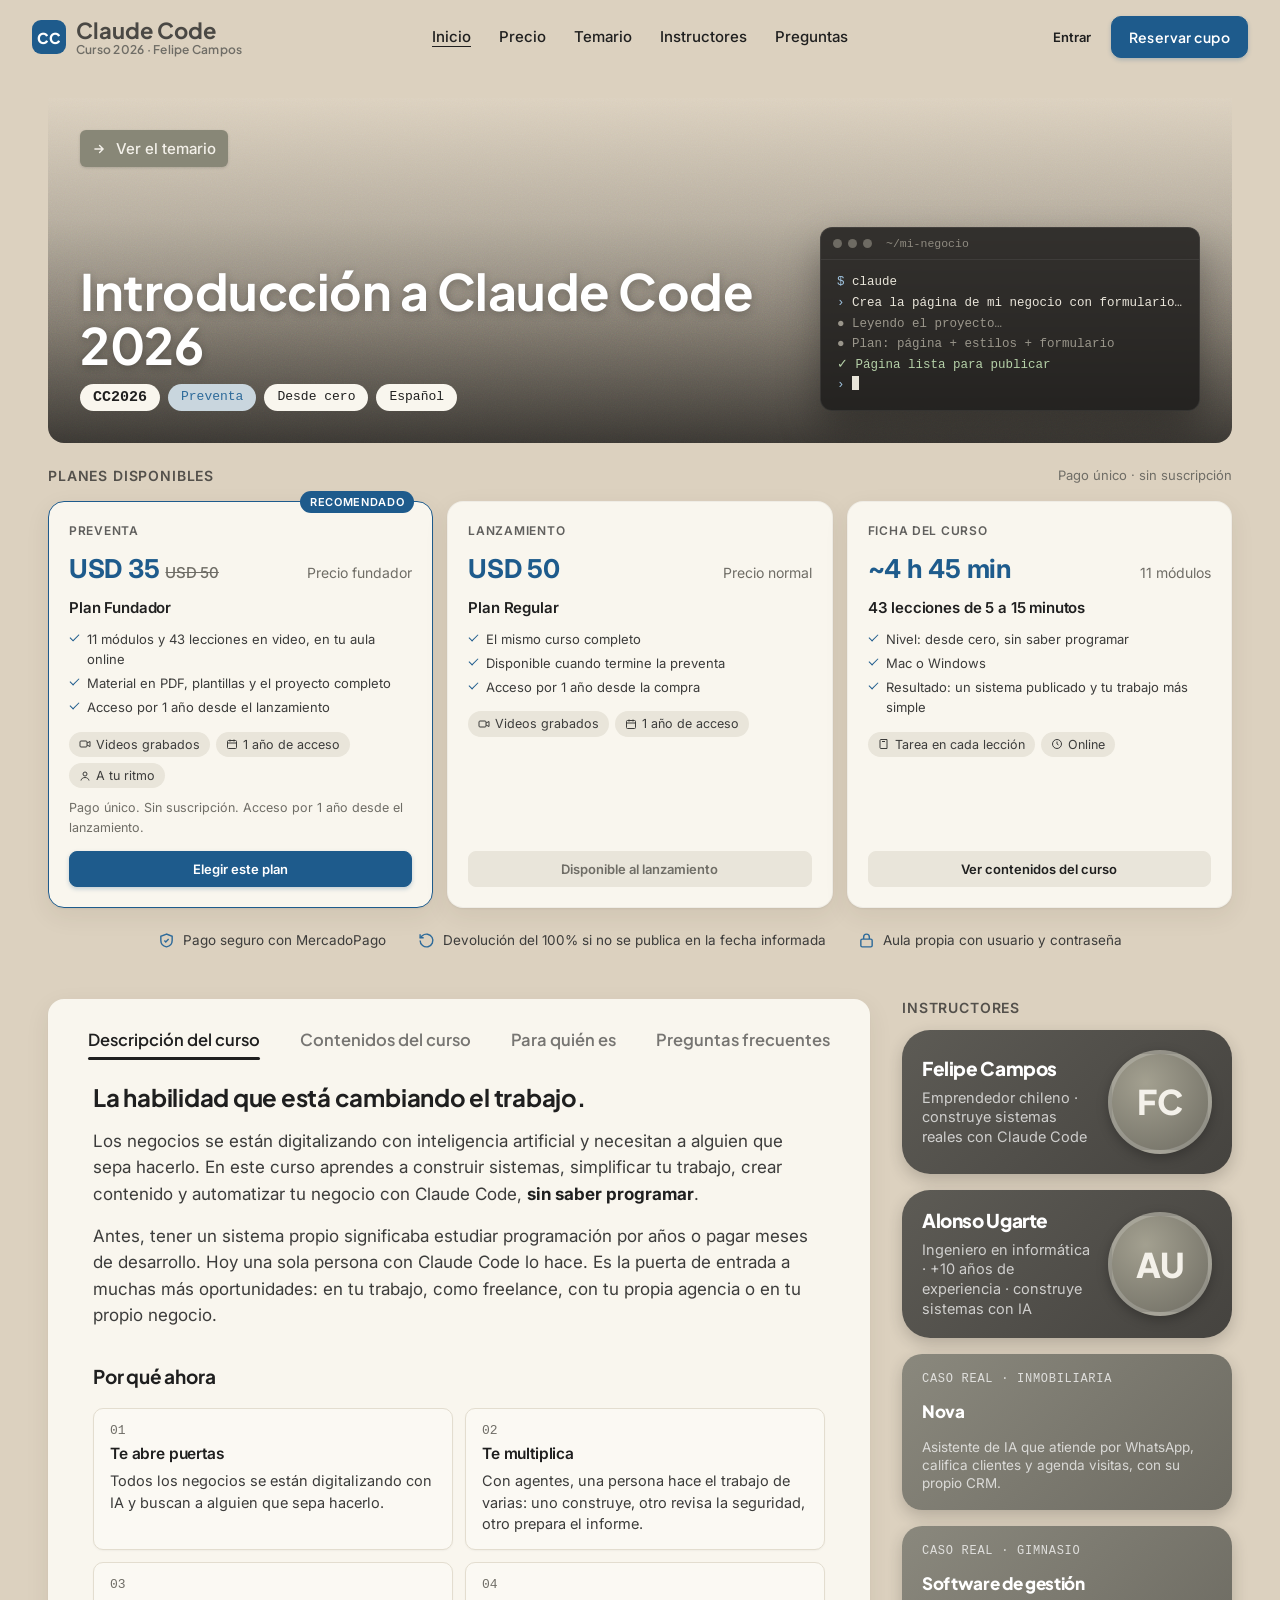
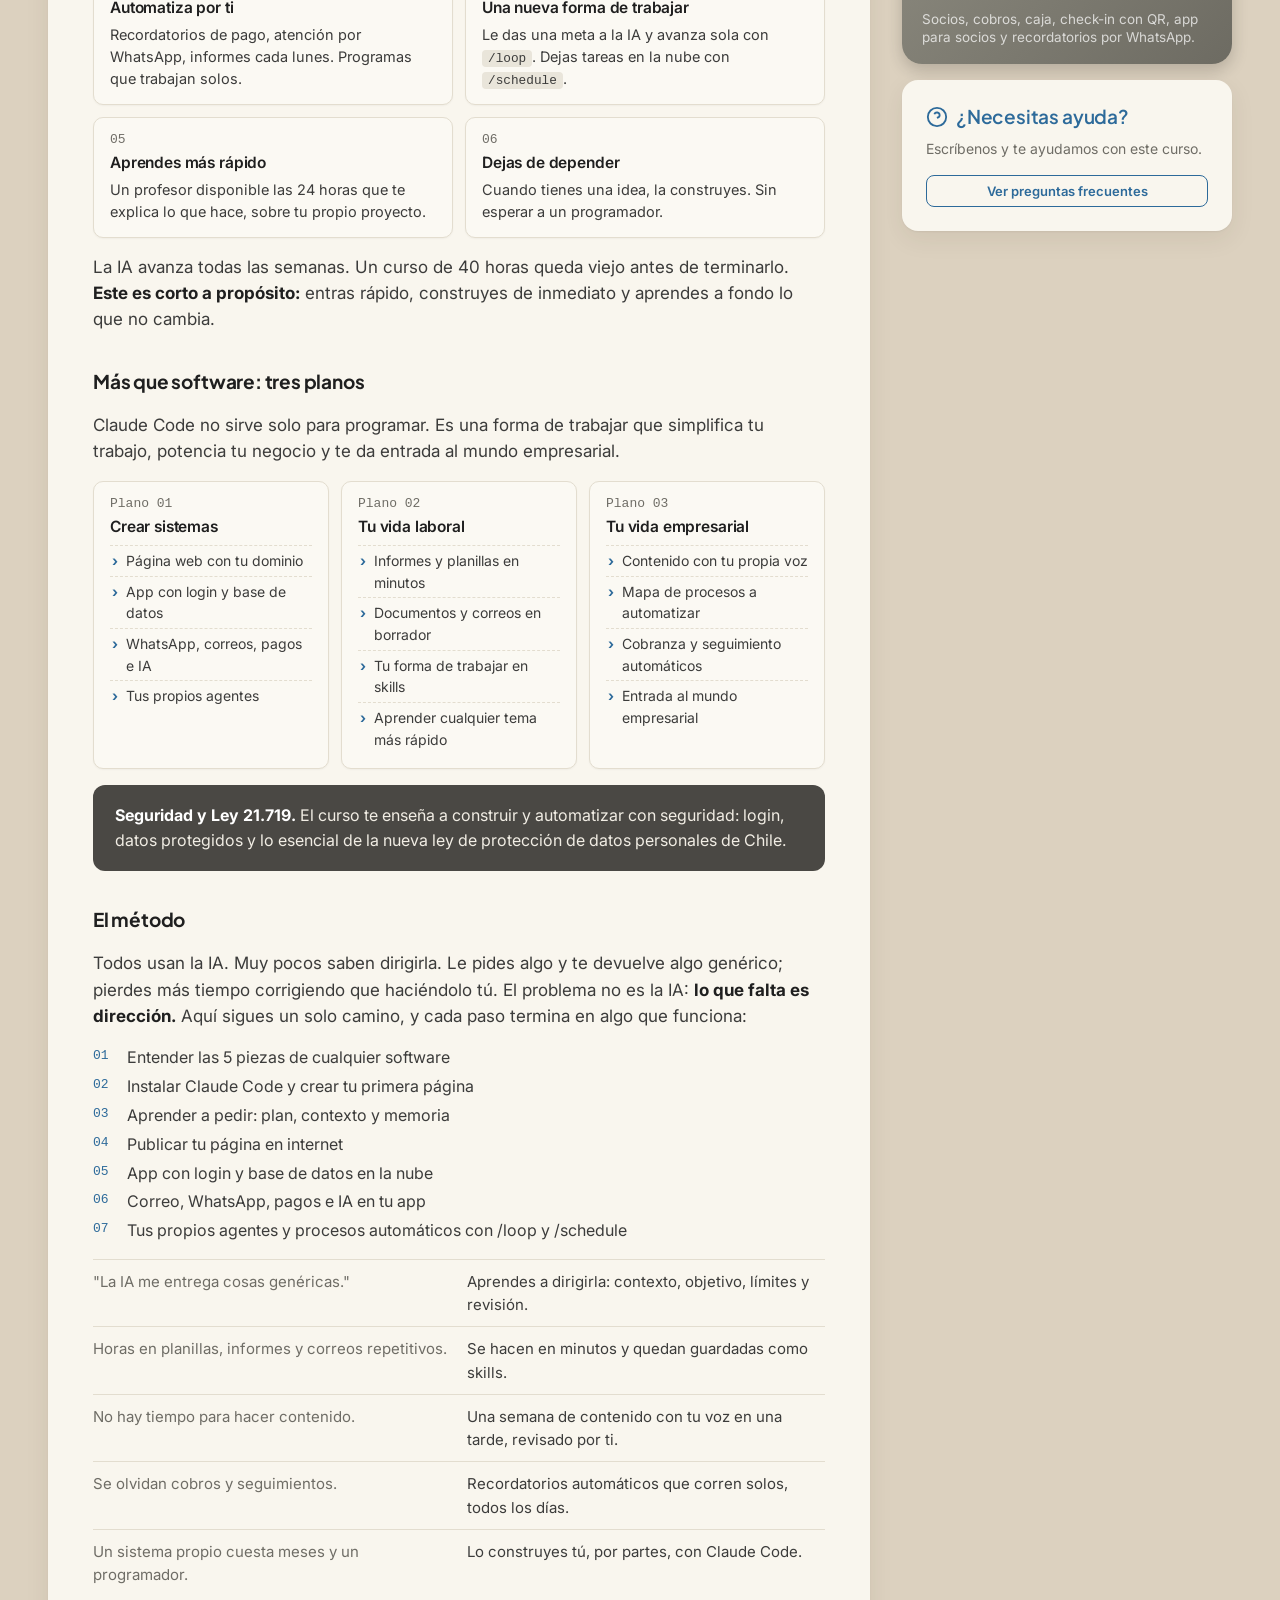
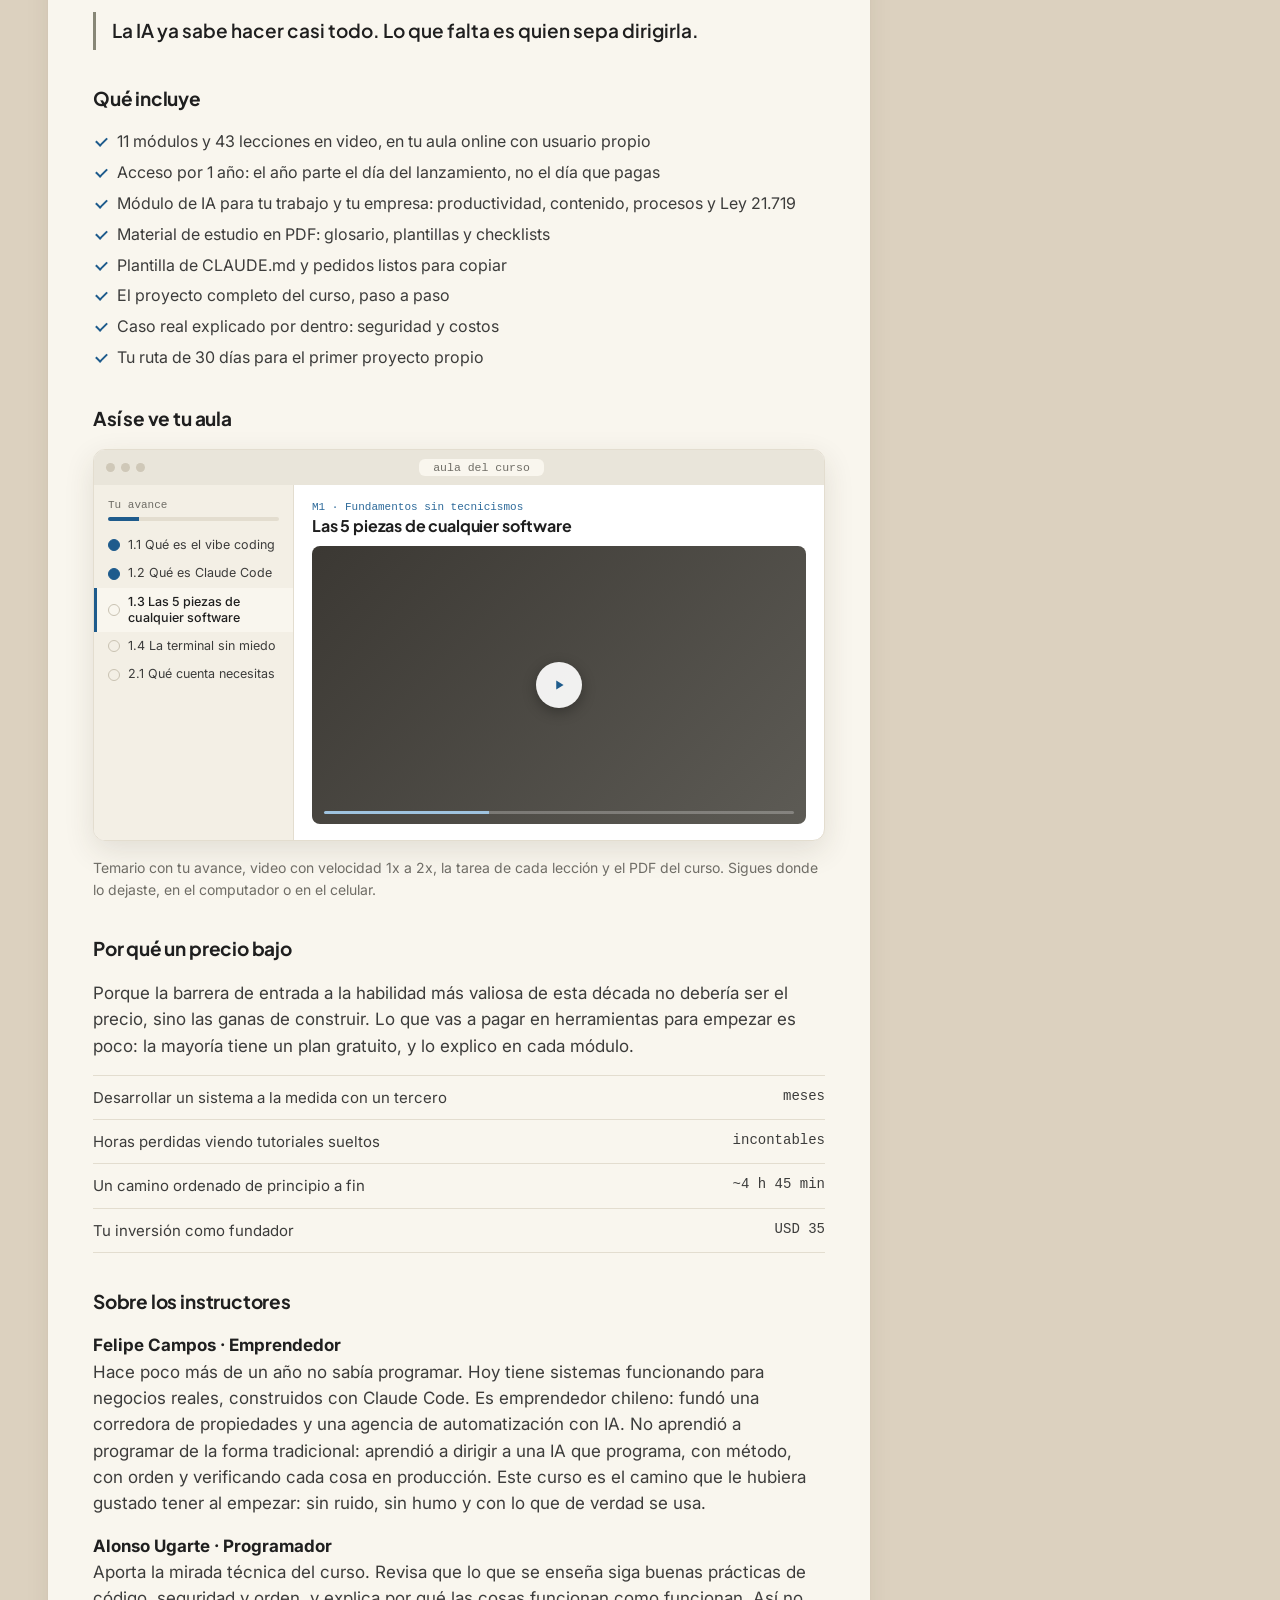
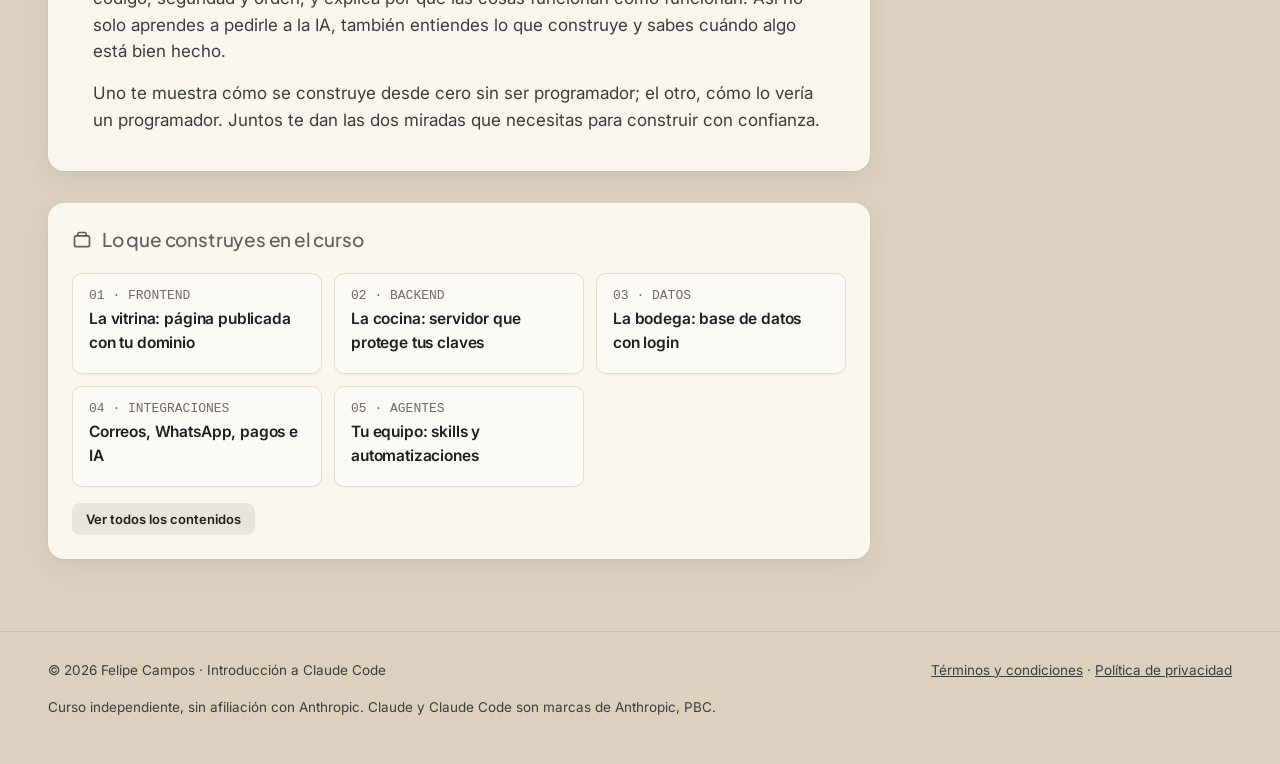
<file: index.html>
<!doctype html>
<html lang="es">
<head>
<meta charset="utf-8">
<meta name="viewport" content="width=device-width, initial-scale=1">
<meta name="robots" content="noindex, nofollow">
<title>Introducción a Claude Code 2026 — Felipe Campos</title>
<meta name="description" content="Aprende la habilidad que está cambiando el trabajo: construir sistemas, simplificar tu trabajo, crear contenido y automatizar tu negocio con Claude Code, sin saber programar. Preventa con precio fundador.">
<link rel="preconnect" href="https://fonts.googleapis.com">
<link rel="preconnect" href="https://fonts.gstatic.com" crossorigin>
<link href="https://fonts.googleapis.com/css2?family=Inter:wght@400;500;600;700&family=Plus+Jakarta+Sans:wght@500;600;700;800&display=swap" rel="stylesheet">
<style>
  :root {
    --fondo: #dcd1bf;        /* beige pastel de la página */
    --tarjeta: #f9f6ee;      /* crema de las tarjetas */
    --chip: #e9e5da;
    --linea: #e3ddcf;
    --texto: #1f1f1f;
    --texto-2: #3c3c3b;
    --gris: #6f6d66;
    --azul: #1e5b8c;         /* botones */
    --azul-hover: #174a73;
    --azul-claro: #c9d6de;
    --azul-texto: #2d6a9a;
    --plomo: #888777;
    --plomo-oscuro: #4a4844;
    --display: "Plus Jakarta Sans", system-ui, sans-serif;
    --sans: "Inter", system-ui, sans-serif;
    --mono: ui-monospace, "SF Mono", Menlo, Consolas, monospace;
    --sombra: 0 1px 2px rgba(0,0,0,.05), 0 8px 24px rgba(60,50,30,.08);
  }
  * { box-sizing: border-box; margin: 0; padding: 0; }
  [hidden] { display: none !important; }
  html { scroll-behavior: smooth; }
  body { background: var(--fondo); color: var(--texto); font-family: var(--sans); font-size: 16px; line-height: 1.55; -webkit-font-smoothing: antialiased; overflow-x: hidden; }
  a { color: inherit; }
  h1, h2, h3, h4 { font-family: var(--display); letter-spacing: -.01em; }
  .contenedor { max-width: 1232px; margin: 0 auto; padding: 0 24px; }

  /* ---------- botones ---------- */
  .btn { display: inline-flex; align-items: center; justify-content: center; gap: 8px; background: var(--azul); color: #fff; font: 600 14px var(--sans); padding: 10px 18px; border: 1px solid var(--azul); border-radius: 8px; text-decoration: none; cursor: pointer; box-shadow: 0 2px 4px rgba(30,91,140,.25); transition: background .2s, color .2s; }
  .btn:hover { background: var(--azul-hover); border-color: var(--azul-hover); }
  .btn:focus-visible, .tab:focus-visible, summary:focus-visible { outline: 2px solid var(--azul); outline-offset: 2px; }
  .btn-borde { background: transparent; color: var(--azul-texto); border-color: var(--azul-texto); box-shadow: none; }
  .btn-borde:hover { background: var(--azul-texto); color: #fff; }
  .btn-plomo { background: var(--chip); color: var(--texto); border-color: var(--chip); box-shadow: none; }
  .btn-plomo:hover { background: #ddd8ca; border-color: #ddd8ca; }
  .btn[aria-disabled="true"] { background: var(--chip); border-color: var(--chip); color: var(--gris); box-shadow: none; cursor: default; }

  /* ---------- barra ---------- */
  .barra .contenedor { max-width: 1440px; padding: 16px 32px; display: grid; grid-template-columns: 1fr auto 1fr; align-items: center; }
  .marca { text-decoration: none; font-family: var(--display); font-weight: 700; font-size: 22px; line-height: 1; color: var(--plomo-oscuro); display: inline-flex; align-items: center; gap: 10px; }
  .marca .logo { width: 34px; height: 34px; border-radius: 9px; background: var(--azul); color: #fff; display: grid; place-items: center; font: 800 15px var(--display); }
  .marca small { display: block; font-size: 12px; font-weight: 600; color: var(--gris); letter-spacing: .02em; margin-top: 3px; }
  .barra nav.centro { display: flex; gap: 28px; font-size: 15px; font-weight: 500; }
  .barra nav.centro a { text-decoration: none; }
  .barra nav.centro a:hover, .barra nav.centro a.activo { text-decoration: underline; text-underline-offset: 4px; }
  .barra .der { display: flex; gap: 20px; align-items: center; justify-content: flex-end; }
  .barra .entrar { font-size: 13px; font-weight: 600; text-decoration: none; }
  .barra .entrar:hover { text-decoration: underline; }
  .barra .btn { font: 600 14px var(--display); padding: 11px 17px; border-radius: 10px; letter-spacing: .03em; }

  /* ---------- portada ---------- */
  .portada { margin-top: 24px; border-radius: 0 0 16px 16px; min-height: 280px; padding: 32px; display: flex; flex-direction: column; justify-content: space-between; gap: 60px;
    background: linear-gradient(180deg, var(--fondo) 0%, #b7ae9f 35%, #827b70 65%, #3b3833 100%); color: #fff; }
  .volver { align-self: flex-start; display: inline-flex; align-items: center; gap: 10px; background: var(--plomo); color: #f4f1ea; text-decoration: none; font-size: 15px; font-weight: 500; padding: 7px 12px; border-radius: 6px; box-shadow: 0 1px 3px rgba(0,0,0,.15); }
  .volver:hover { background: #7a7969; }
  .portada h1 { font-size: clamp(30px, 4vw, 50px); font-weight: 700; line-height: 1.08; text-shadow: 0 2px 8px rgba(0,0,0,.25); }
  .insignias { display: flex; flex-wrap: wrap; gap: 8px; margin-top: 12px; }
  .insignia { font: 500 13px var(--mono); padding: 5px 13px; border-radius: 999px; background: #f9f6ee; color: var(--texto); }
  .insignia.codigo { font-size: 15px; font-weight: 700; }
  .insignia.azul { background: var(--azul-claro); color: var(--azul-texto); }

  /* ---------- planes ---------- */
  .planes-cab { display: flex; justify-content: space-between; align-items: center; margin: 22px 0 16px; }
  .rotulo { font: 600 14px var(--sans); letter-spacing: .06em; text-transform: uppercase; color: rgba(31,31,31,.72); }
  .planes-cab .nota { font-size: 13px; color: var(--gris); }
  .planes { display: grid; grid-template-columns: repeat(3, 1fr); gap: 14px; align-items: stretch; }
  .plan { background: var(--tarjeta); border-radius: 16px; padding: 20px; border: 1px solid rgba(0,0,0,.04); box-shadow: var(--sombra); display: flex; flex-direction: column; }
  .plan .tipo { font-size: 12px; font-weight: 600; letter-spacing: .06em; text-transform: uppercase; color: rgba(31,31,31,.7); }
  .plan .fila { display: flex; justify-content: space-between; align-items: baseline; gap: 10px; margin-top: 12px; }
  .plan .valor { font: 700 26px var(--sans); color: var(--azul); letter-spacing: -.01em; }
  .plan .valor s { font-size: 15px; font-weight: 500; color: var(--gris); margin-left: 6px; }
  .plan .detalle { font-size: 14px; color: var(--gris); }
  .plan h4 { font-family: var(--sans); font-size: 15px; font-weight: 600; margin: 12px 0 10px; }
  .plan ul { list-style: none; display: grid; gap: 4px; margin-bottom: 14px; }
  .plan li { position: relative; padding-left: 18px; font-size: 13px; color: var(--texto-2); }
  .plan li::before { content: ""; position: absolute; left: 1px; top: 5px; width: 8px; height: 4px; border-left: 1.6px solid var(--azul); border-bottom: 1.6px solid var(--azul); transform: rotate(-45deg); }
  .chips { display: flex; flex-wrap: wrap; gap: 6px; margin-bottom: 16px; }
  .chip { display: inline-flex; align-items: center; gap: 5px; font-size: 12.5px; padding: 3px 10px; border-radius: 999px; background: var(--chip); color: var(--texto-2); }
  .chip svg { width: 12px; height: 12px; }
  .plan .letra { font-size: 12.5px; color: var(--gris); margin: -6px 0 14px; }
  .plan .btn { width: 100%; margin-top: auto; padding: 9px 14px; font-size: 13px; }

  /* ---------- cuerpo ---------- */
  .cuerpo { display: grid; grid-template-columns: 1fr 330px; gap: 32px; margin-top: 48px; align-items: start; }
  .cuerpo > * { min-width: 0; }
  .caja { background: var(--tarjeta); border-radius: 16px; box-shadow: var(--sombra); }
  .tabs { display: flex; gap: 32px; padding: 22px 36px 0; overflow-x: auto; scrollbar-width: none; scroll-margin-top: 16px; }
  .tabs::-webkit-scrollbar { display: none; }
  .tab { background: none; border: 0; font: 600 16.5px var(--display); color: rgba(31,31,31,.6); padding: 8px 4px 10px; cursor: pointer; white-space: nowrap; position: relative; }
  .tab:hover { color: var(--texto); }
  .tab[aria-selected="true"] { color: var(--texto); }
  .tab[aria-selected="true"]::after { content: ""; position: absolute; left: 4px; right: 4px; bottom: 0; height: 3px; border-radius: 3px; background: var(--texto); }
  .panel { padding: 22px 45px 38px; font-size: 17px; color: var(--texto-2); }
  .panel > * + * { margin-top: 16px; }
  .panel h2 { font-size: 24px; font-weight: 700; color: var(--texto); line-height: 1.25; }
  .panel h3 { font-size: 19px; font-weight: 700; color: var(--texto); margin-top: 34px; scroll-margin-top: 16px; }
  .panel strong { color: var(--texto); }
  .mono { font-family: var(--mono); font-size: .88em; background: var(--chip); padding: 1px 6px; border-radius: 4px; }
  .rejilla { display: grid; grid-template-columns: repeat(2, 1fr); gap: 12px; }
  .rejilla.tres { grid-template-columns: repeat(3, 1fr); }
  .mini { border: 1px solid var(--linea); border-radius: 10px; padding: 14px 16px; background: #fbf9f3; box-shadow: 0 1px 2px rgba(0,0,0,.04); }
  .mini .k { font: 500 13px var(--mono); color: var(--gris); }
  .mini h4 { font-family: var(--sans); font-size: 15.5px; font-weight: 600; color: var(--texto); margin: 4px 0; }
  .mini p { font-size: 14.5px; line-height: 1.5; }
  .mini ul { list-style: none; margin-top: 6px; }
  .mini li { font-size: 14px; padding: 4px 0 4px 16px; position: relative; border-top: 1px dashed var(--linea); }
  .mini li::before { content: "›"; position: absolute; left: 2px; color: var(--azul-texto); font-weight: 700; }
  .lista { list-style: none; display: grid; gap: 6px; }
  .lista li { position: relative; padding-left: 24px; font-size: 16px; }
  .lista li::before { content: ""; position: absolute; left: 3px; top: 8px; width: 9px; height: 5px; border-left: 2px solid var(--azul); border-bottom: 2px solid var(--azul); transform: rotate(-45deg); }
  .lista.no li::before { content: "×"; border: 0; transform: none; top: -1px; left: 4px; color: var(--gris); font-weight: 600; width: auto; height: auto; }
  ol.pasos { list-style: none; counter-reset: p; display: grid; gap: 4px; }
  ol.pasos li { counter-increment: p; display: grid; grid-template-columns: 34px 1fr; font-size: 16px; }
  ol.pasos li::before { content: counter(p, decimal-leading-zero); font: 500 13px var(--mono); color: var(--azul-texto); padding-top: 3px; }
  .destacado { background: var(--plomo-oscuro); color: #f1ede4; border-radius: 12px; padding: 18px 22px; font-size: 16px; }
  .destacado b { color: #fff; }
  .cita { border-left: 3px solid var(--plomo); padding: 4px 0 4px 16px; font-family: var(--display); font-weight: 600; font-size: 19px; color: var(--texto); }
  .tabla { border-top: 1px solid var(--linea); }
  .tabla div { display: flex; justify-content: space-between; gap: 16px; padding: 10px 0; border-bottom: 1px solid var(--linea); font-size: 15px; }
  .tabla div span:last-child { font-family: var(--mono); font-size: 14px; white-space: nowrap; }
  .dolor { display: grid; grid-template-columns: 1fr 1fr; gap: 16px; padding: 10px 0; border-top: 1px solid var(--linea); font-size: 15px; }
  .dolor p:first-child { color: var(--gris); }

  /* temario y preguntas */
  .acordeon details { border-bottom: 1px solid var(--linea); }
  .acordeon details:first-child { border-top: 1px solid var(--linea); }
  .acordeon summary { list-style: none; cursor: pointer; display: grid; grid-template-columns: 52px 1fr auto 22px; gap: 12px; align-items: baseline; padding: 15px 2px; }
  .acordeon summary::-webkit-details-marker { display: none; }
  .acordeon summary .m { font: 600 13px var(--mono); color: var(--azul-texto); }
  .acordeon summary .t { font: 600 16.5px var(--display); color: var(--texto); }
  .acordeon summary .d { font: 13px var(--mono); color: var(--gris); }
  .acordeon summary .mas { font-size: 18px; color: var(--gris); text-align: right; transition: transform .25s; }
  .acordeon details[open] summary .mas { transform: rotate(45deg); }
  .acordeon ul { list-style: none; padding: 0 2px 14px 64px; }
  .acordeon li { display: flex; justify-content: space-between; gap: 16px; padding: 6px 0; font-size: 15px; border-top: 1px dashed var(--linea); }
  .acordeon li span { font: 12.5px var(--mono); color: var(--gris); white-space: nowrap; }
  .acordeon.faq summary { grid-template-columns: 1fr 22px; }
  .acordeon.faq details p { padding: 0 2px 16px; font-size: 16px; }

  /* lateral */
  .lateral { display: grid; gap: 16px; }
  .lateral .rotulo { margin: 0 0 -2px; }
  .persona { background: linear-gradient(135deg, #5d5b55, #45433f); color: #fff; border-radius: 28px; padding: 20px; display: grid; grid-template-columns: 1fr 104px; gap: 12px; align-items: center; box-shadow: 0 6px 16px rgba(40,38,34,.22); text-decoration: none; }
  .persona h4 { font-size: 19px; font-weight: 800; letter-spacing: -.02em; line-height: 1.15; }
  .persona p { font-size: 14.5px; color: rgba(255,255,255,.72); margin-top: 8px; line-height: 1.35; }
  .avatar { width: 104px; height: 104px; border-radius: 50%; border: 4px solid rgba(255,255,255,.18); background: radial-gradient(circle at 35% 30%, #a3a090, #6e6c62); display: grid; place-items: center; font: 800 34px var(--display); color: #f4f1ea; box-shadow: 0 4px 12px rgba(0,0,0,.25); }
  .persona.caso { border-radius: 20px; grid-template-columns: 1fr; padding: 18px 20px; background: linear-gradient(135deg, #8a887d, #6d6b62); }
  .persona.caso .k { font: 500 12px var(--mono); color: rgba(255,255,255,.75); text-transform: uppercase; letter-spacing: .06em; }
  .persona.caso h4 { margin-top: 4px; font-size: 17px; }
  .persona.caso p { margin-top: 4px; font-size: 13.5px; }
  .ayuda { padding: 22px 24px 24px; }
  .ayuda h3 { display: flex; align-items: center; gap: 8px; font-size: 19px; font-weight: 600; color: var(--azul-texto); }
  .ayuda p { font-size: 14px; color: var(--gris); margin: 6px 0 16px; }
  .ayuda .btn { width: 100%; font-size: 13px; padding: 7px 12px; }

  /* lo que construyes (como "cursos relacionados") */
  .construyes { padding: 22px 24px 24px; margin-top: 32px; }
  .construyes h3 { display: flex; align-items: center; gap: 10px; font-size: 19px; font-weight: 500; color: rgba(31,31,31,.7); margin-bottom: 18px; }
  .construyes .rejilla { grid-template-columns: repeat(auto-fill, minmax(240px, 1fr)); }
  .construyes .acciones { margin-top: 16px; }
  .construyes .btn { font-size: 13px; padding: 7px 13px; }

  /* ---------- pie ---------- */
  footer { margin-top: 72px; padding: 28px 0 44px; border-top: 1px solid rgba(0,0,0,.08); font-size: 13.5px; color: var(--texto-2); }
  footer .contenedor { display: flex; justify-content: space-between; gap: 16px 30px; flex-wrap: wrap; }

  /* aviso cuando aún no hay link de pago */
  .aviso { position: fixed; left: 50%; bottom: 28px; transform: translate(-50%, 20px); opacity: 0; pointer-events: none; background: var(--plomo-oscuro); color: #fff; padding: 13px 20px; font-size: 15px; border-radius: 10px; transition: opacity .3s, transform .3s; z-index: 200; max-width: calc(100% - 32px); }
  .aviso.ver { opacity: 1; transform: translate(-50%, 0); }

  /* compra */
  .compra { margin: auto; border: 0; padding: 0; width: min(460px, calc(100% - 32px)); background: var(--tarjeta); color: var(--texto); border-radius: 16px; box-shadow: 0 30px 80px rgba(0,0,0,.35); }
  .compra::backdrop { background: rgba(40,38,34,.55); }
  .compra form { padding: 30px 28px 28px; position: relative; display: grid; gap: 14px; }
  .compra h3 { font-size: 28px; font-weight: 700; line-height: 1.1; }
  .compra .tipo { font-size: 12px; font-weight: 600; letter-spacing: .06em; text-transform: uppercase; color: var(--azul-texto); }
  .compra .bajada { color: var(--texto-2); font-size: 15px; }
  .compra label { display: grid; gap: 6px; font-size: 14px; color: var(--texto-2); }
  .compra input:not([type=checkbox]) { font: 16px var(--sans); padding: 11px 12px; border: 1px solid #d8d1c1; background: #fff; color: var(--texto); border-radius: 8px; }
  .compra input:focus { outline: 2px solid var(--azul); outline-offset: 1px; }
  .compra .check { grid-template-columns: 18px 1fr; gap: 10px; align-items: start; font-size: 13.5px; line-height: 1.45; }
  .compra .check input { margin-top: 3px; accent-color: var(--azul); }
  .compra .trampa { position: absolute; left: -9999px; }
  .compra .msg { min-height: 20px; font-size: 14px; color: #9a3412; }
  .compra .btn { width: 100%; padding: 12px; font-size: 15px; }
  .compra .cerrar { position: absolute; top: 10px; right: 14px; background: none; border: 0; font-size: 28px; cursor: pointer; color: var(--gris); }

  /* ---------- portada: grano + terminal ---------- */
  .portada { position: relative; overflow: hidden; }
  .portada::after { content: ""; position: absolute; inset: 0; pointer-events: none; opacity: .14; mix-blend-mode: overlay;
    background-image: url("data:image/svg+xml,%3Csvg xmlns='http://www.w3.org/2000/svg' width='160' height='160'%3E%3Cfilter id='n'%3E%3CfeTurbulence type='fractalNoise' baseFrequency='.85' numOctaves='3' stitchTiles='stitch'/%3E%3C/filter%3E%3Crect width='100%25' height='100%25' filter='url(%23n)'/%3E%3C/svg%3E"); }
  .portada > * { position: relative; z-index: 1; }
  .portada .abajo { display: flex; justify-content: space-between; align-items: flex-end; gap: 32px; }
  .terminal { flex: none; width: 380px; background: rgba(30,29,27,.86); border: 1px solid rgba(255,255,255,.08); border-radius: 12px; box-shadow: 0 18px 40px rgba(0,0,0,.35); backdrop-filter: blur(6px); }
  .terminal .tb { display: flex; align-items: center; gap: 6px; padding: 9px 12px; border-bottom: 1px solid rgba(255,255,255,.07); font: 11.5px var(--mono); color: #8f8b80; }
  .terminal .tb i { width: 9px; height: 9px; border-radius: 50%; background: #6e6b63; }
  .terminal .tb span { margin-left: 8px; }
  .terminal .tx { padding: 12px 16px 14px; font: 12.5px/1.65 var(--mono); color: #e9e5da; }
  .terminal .tx div { opacity: 0; animation: linea .01s forwards; animation-delay: var(--t); white-space: nowrap; overflow: hidden; text-overflow: ellipsis; }
  .terminal .ps { color: #9fc3df; }
  .terminal .gr { color: #9a968b; }
  .terminal .ok { color: #b5d0a8; }
  .terminal .cursor { display: inline-block; width: 7px; height: 14px; background: #e9e5da; vertical-align: -2px; animation: parpadeo 1s steps(1) infinite; }
  @keyframes linea { to { opacity: 1; } }
  @keyframes parpadeo { 50% { opacity: 0; } }

  /* ---------- plan destacado + confianza ---------- */
  .plan { position: relative; transition: transform .25s, box-shadow .25s; }
  .plan:hover { transform: translateY(-3px); box-shadow: 0 2px 4px rgba(0,0,0,.05), 0 18px 38px rgba(60,50,30,.14); }
  .plan.destacada { border: 1.5px solid var(--azul); }
  .plan .sello { position: absolute; top: -11px; right: 18px; background: var(--azul); color: #fff; font: 600 11px var(--sans); letter-spacing: .06em; text-transform: uppercase; padding: 4px 10px; border-radius: 999px; }
  .confianza { display: flex; flex-wrap: wrap; justify-content: center; gap: 10px 32px; margin-top: 22px; font-size: 13.5px; color: var(--texto-2); }
  .confianza span { display: inline-flex; align-items: center; gap: 8px; }
  .confianza svg { width: 17px; height: 17px; color: var(--azul-texto); flex: none; }

  /* ---------- vista previa del aula ---------- */
  .vista { border-radius: 12px; overflow: hidden; border: 1px solid var(--linea); box-shadow: 0 10px 30px rgba(60,50,30,.12); background: #fff; }
  .vista .tb { display: flex; gap: 6px; align-items: center; padding: 9px 12px; background: var(--chip); font: 11.5px var(--mono); color: var(--gris); }
  .vista .tb i { width: 9px; height: 9px; border-radius: 50%; background: #cfc8b8; }
  .vista .tb span { margin: 0 auto; background: var(--tarjeta); padding: 2px 14px; border-radius: 6px; }
  .vista .in { display: grid; grid-template-columns: 200px 1fr; min-height: 250px; }
  .vista aside { background: #f3efe5; border-right: 1px solid var(--linea); padding: 14px 0; font-size: 12.5px; }
  .vista aside .av { padding: 0 14px 10px; font: 11px var(--mono); color: var(--gris); }
  .vista aside .av b { display: block; height: 4px; margin-top: 6px; border-radius: 4px; background: linear-gradient(90deg, var(--azul) 18%, var(--linea) 18%); }
  .vista aside p { padding: 6px 14px; display: flex; gap: 8px; align-items: center; color: var(--texto-2); line-height: 1.3; }
  .vista aside p::before { content: ""; width: 10px; height: 10px; border-radius: 50%; border: 1.5px solid #c9c2b2; flex: none; }
  .vista aside p.hecha::before { background: var(--azul); border-color: var(--azul); }
  .vista aside p.actual { background: var(--tarjeta); box-shadow: inset 3px 0 0 var(--azul); color: var(--texto); font-weight: 500; }
  .vista .centro { padding: 16px 18px; }
  .vista .centro .k { font: 11px var(--mono); color: var(--azul-texto); }
  .vista .centro h4 { font: 700 16px var(--display); color: var(--texto); margin: 2px 0 10px; }
  .vista .video { aspect-ratio: 16 / 9; border-radius: 8px; background: linear-gradient(135deg, #3b3833, #5d5b55); display: grid; place-items: center; position: relative; }
  .vista .video::before { content: ""; width: 46px; height: 46px; border-radius: 50%; background: rgba(255,255,255,.92) url("data:image/svg+xml,%3Csvg xmlns='http://www.w3.org/2000/svg' viewBox='0 0 24 24'%3E%3Cpath d='M9 7v10l8-5z' fill='%231e5b8c'/%3E%3C/svg%3E") center/22px no-repeat; box-shadow: 0 4px 14px rgba(0,0,0,.3); }
  .vista .video::after { content: ""; position: absolute; left: 12px; right: 12px; bottom: 10px; height: 3px; border-radius: 3px; background: linear-gradient(90deg, #9fc3df 35%, rgba(255,255,255,.25) 35%); }
  .vista-nota { font-size: 14px; color: var(--gris); }

  /* ---------- barra de compra en celular ---------- */
  .cta-movil { display: none; }

  /* ---------- entrada al cargar ---------- */
  .entra { animation: entra .7s cubic-bezier(.2,.7,.2,1) both; animation-delay: var(--d, 0s); }
  @keyframes entra { from { opacity: 0; transform: translateY(14px); } }
  @media (prefers-reduced-motion: reduce) {
    .entra, .terminal .tx div { animation: none; opacity: 1; }
    .terminal .cursor { animation: none; }
    .plan:hover { transform: none; }
  }

  /* ---------- responsive ---------- */
  @media (max-width: 1080px) {
    .planes { grid-template-columns: 1fr 1fr; }
    .cuerpo { grid-template-columns: 1fr; }
    .lateral { grid-template-columns: 1fr 1fr; }
    .lateral .rotulo { grid-column: 1 / -1; }
    .barra nav.centro { display: none; }
    .terminal { display: none; }
    .barra .contenedor { grid-template-columns: 1fr auto; padding: 14px 24px; }
  }
  @media (max-width: 720px) {
    .contenedor { padding: 0 16px; }
    .barra .contenedor { padding: 12px 16px; }
    .marca { font-size: 18px; }
    .marca small { display: none; }
    .marca .logo { width: 30px; height: 30px; font-size: 13px; }
    .barra .der { gap: 14px; }
    .barra .btn { padding: 9px 12px; font-size: 13px; }
    .portada { padding: 22px 18px; min-height: 240px; gap: 48px; margin-top: 8px; }
    .planes, .lateral, .rejilla, .rejilla.tres { grid-template-columns: 1fr; }
    .planes-cab .nota { display: none; }
    .cuerpo { margin-top: 36px; }
    .tabs { padding: 16px 18px 0; gap: 18px; }
    .tab { font-size: 15px; }
    .panel { padding: 18px 20px 28px; font-size: 16px; }
    .panel h2 { font-size: 21px; }
    .dolor { grid-template-columns: 1fr; gap: 4px; }
    .acordeon summary { grid-template-columns: 40px 1fr 20px; }
    .acordeon summary .d { display: none; }
    .acordeon ul { padding-left: 2px; }
    .persona { grid-template-columns: 1fr 84px; }
    .avatar { width: 84px; height: 84px; font-size: 28px; }
    .construyes { padding: 20px 18px; }
    .confianza { justify-content: flex-start; flex-direction: column; gap: 8px; }
    .vista .in { grid-template-columns: 1fr; }
    .vista aside { display: none; }
    body { padding-bottom: 76px; }
    .cta-movil { display: flex; position: fixed; left: 0; right: 0; bottom: 0; z-index: 100; align-items: center; justify-content: space-between; gap: 12px;
      padding: 12px 16px calc(12px + env(safe-area-inset-bottom)); background: rgba(249,246,238,.96); backdrop-filter: blur(8px); border-top: 1px solid var(--linea);
      box-shadow: 0 -6px 20px rgba(60,50,30,.1); transform: translateY(110%); transition: transform .3s; }
    .cta-movil.ver { transform: none; }
    .cta-movil b { display: block; font: 700 18px var(--sans); color: var(--azul); }
    .cta-movil small { font-size: 12px; color: var(--gris); }
    .cta-movil .btn { padding: 10px 16px; }
  }
</style>
</head>
<body>

<header class="barra">
  <div class="contenedor">
    <a href="#" class="marca"><span class="logo" aria-hidden="true">CC</span><span>Claude Code<small>Curso 2026 · Felipe Campos</small></span></a>
    <nav class="centro" aria-label="Secciones">
      <a href="#" class="activo">Inicio</a>
      <a href="#precio">Precio</a>
      <a href="#temario">Temario</a>
      <a href="#instructor">Instructores</a>
      <a href="#faq">Preguntas</a>
    </nav>
    <div class="der">
      <a href="entrar.html" class="entrar">Entrar</a>
      <a href="#precio" class="btn">Reservar cupo</a>
    </div>
  </div>
</header>

<main class="contenedor">

  <!-- PORTADA -->
  <div class="portada entra">
    <a href="#temario" class="volver"><svg width="14" height="14" viewBox="0 0 24 24" fill="none" stroke="currentColor" stroke-width="2.4" stroke-linecap="round" aria-hidden="true"><path d="M5 12h14M13 6l6 6-6 6"/></svg>Ver el temario</a>
    <div class="abajo">
      <div>
        <h1>Introducción a Claude Code 2026</h1>
        <div class="insignias">
          <span class="insignia codigo">CC2026</span>
          <span class="insignia azul">Preventa</span>
          <span class="insignia">Desde cero</span>
          <span class="insignia">Español</span>
        </div>
      </div>
      <div class="terminal" aria-hidden="true">
        <div class="tb"><i></i><i></i><i></i><span>~/mi-negocio</span></div>
        <div class="tx">
          <div style="--t:.5s"><span class="ps">$</span> claude</div>
          <div style="--t:1.2s"><span class="ps">›</span> Crea la página de mi negocio con formulario de contacto</div>
          <div style="--t:2s" class="gr">● Leyendo el proyecto…</div>
          <div style="--t:2.6s" class="gr">● Plan: página + estilos + formulario</div>
          <div style="--t:3.3s" class="ok">✓ Página lista para publicar</div>
          <div style="--t:3.8s"><span class="ps">›</span> <span class="cursor"></span></div>
        </div>
      </div>
    </div>
  </div>

  <!-- PLANES -->
  <section id="precio" aria-labelledby="planes-titulo">
    <div class="planes-cab entra" style="--d:.1s">
      <h2 class="rotulo" id="planes-titulo">Planes disponibles</h2>
      <span class="nota">Pago único · sin suscripción</span>
    </div>
    <div class="planes">
      <article class="plan destacada entra" style="--d:.15s">
        <span class="sello">Recomendado</span>
        <div class="tipo">Preventa</div>
        <div class="fila"><span class="valor">USD 35<s>USD 50</s></span><span class="detalle">Precio fundador</span></div>
        <h4>Plan Fundador</h4>
        <ul>
          <li>11 módulos y 43 lecciones en video, en tu aula online</li>
          <li>Material en PDF, plantillas y el proyecto completo</li>
          <li>Acceso por 1 año desde el lanzamiento</li>
        </ul>
        <div class="chips">
          <span class="chip"><svg viewBox="0 0 24 24" fill="none" stroke="currentColor" stroke-width="2" aria-hidden="true"><rect x="2" y="6" width="14" height="12" rx="2"/><path d="m16 10 6-3v10l-6-3"/></svg>Videos grabados</span>
          <span class="chip"><svg viewBox="0 0 24 24" fill="none" stroke="currentColor" stroke-width="2" aria-hidden="true"><rect x="3" y="5" width="18" height="16" rx="2"/><path d="M3 10h18M8 3v4M16 3v4"/></svg>1 año de acceso</span>
          <span class="chip"><svg viewBox="0 0 24 24" fill="none" stroke="currentColor" stroke-width="2" aria-hidden="true"><circle cx="12" cy="8" r="4"/><path d="M4 21c1-4 4-6 8-6s7 2 8 6"/></svg>A tu ritmo</span>
        </div>
        <p class="letra">Pago único. Sin suscripción. Acceso por 1 año desde el lanzamiento.</p>
        <a href="#" class="btn js-pago">Elegir este plan</a>
      </article>

      <article class="plan entra" style="--d:.22s">
        <div class="tipo">Lanzamiento</div>
        <div class="fila"><span class="valor">USD 50</span><span class="detalle">Precio normal</span></div>
        <h4>Plan Regular</h4>
        <ul>
          <li>El mismo curso completo</li>
          <li>Disponible cuando termine la preventa</li>
          <li>Acceso por 1 año desde la compra</li>
        </ul>
        <div class="chips">
          <span class="chip"><svg viewBox="0 0 24 24" fill="none" stroke="currentColor" stroke-width="2" aria-hidden="true"><rect x="2" y="6" width="14" height="12" rx="2"/><path d="m16 10 6-3v10l-6-3"/></svg>Videos grabados</span>
          <span class="chip"><svg viewBox="0 0 24 24" fill="none" stroke="currentColor" stroke-width="2" aria-hidden="true"><rect x="3" y="5" width="18" height="16" rx="2"/><path d="M3 10h18M8 3v4M16 3v4"/></svg>1 año de acceso</span>
        </div>
        <span class="btn" aria-disabled="true">Disponible al lanzamiento</span>
      </article>

      <article class="plan entra" style="--d:.29s">
        <div class="tipo">Ficha del curso</div>
        <div class="fila"><span class="valor">~4 h 45 min</span><span class="detalle">11 módulos</span></div>
        <h4>43 lecciones de 5 a 15 minutos</h4>
        <ul>
          <li>Nivel: desde cero, sin saber programar</li>
          <li>Mac o Windows</li>
          <li>Resultado: un sistema publicado y tu trabajo más simple</li>
        </ul>
        <div class="chips">
          <span class="chip"><svg viewBox="0 0 24 24" fill="none" stroke="currentColor" stroke-width="2" aria-hidden="true"><path d="M4 19V5a2 2 0 0 1 2-2h12v18H6a2 2 0 0 1-2-2Z"/><path d="M8 7h6"/></svg>Tarea en cada lección</span>
          <span class="chip"><svg viewBox="0 0 24 24" fill="none" stroke="currentColor" stroke-width="2" aria-hidden="true"><circle cx="12" cy="12" r="9"/><path d="M12 7v5l3 2"/></svg>Online</span>
        </div>
        <a href="#temario" class="btn btn-plomo">Ver contenidos del curso</a>
      </article>
    </div>
    <div class="confianza entra" style="--d:.35s">
      <span><svg viewBox="0 0 24 24" fill="none" stroke="currentColor" stroke-width="2" aria-hidden="true"><path d="M12 3 4 6v6c0 5 3.5 8 8 9 4.5-1 8-4 8-9V6z"/><path d="m9 12 2 2 4-4"/></svg>Pago seguro con MercadoPago</span>
      <span><svg viewBox="0 0 24 24" fill="none" stroke="currentColor" stroke-width="2" aria-hidden="true"><path d="M3 12a9 9 0 1 0 3-6.7L3 8"/><path d="M3 3v5h5"/></svg>Devolución del 100% si no se publica en la fecha informada</span>
      <span><svg viewBox="0 0 24 24" fill="none" stroke="currentColor" stroke-width="2" aria-hidden="true"><rect x="4" y="10" width="16" height="11" rx="2"/><path d="M8 10V7a4 4 0 0 1 8 0v3"/></svg>Aula propia con usuario y contraseña</span>
    </div>
  </section>

  <!-- CUERPO -->
  <div class="cuerpo entra" style="--d:.4s">
    <div>
      <div class="caja">
        <div class="tabs" role="tablist" aria-label="Información del curso">
          <button class="tab" role="tab" id="tab-descripcion" aria-controls="descripcion" aria-selected="true">Descripción del curso</button>
          <button class="tab" role="tab" id="tab-temario" aria-controls="temario" aria-selected="false" tabindex="-1">Contenidos del curso</button>
          <button class="tab" role="tab" id="tab-quien" aria-controls="quien" aria-selected="false" tabindex="-1">Para quién es</button>
          <button class="tab" role="tab" id="tab-faq" aria-controls="faq" aria-selected="false" tabindex="-1">Preguntas frecuentes</button>
        </div>

        <!-- DESCRIPCIÓN -->
        <div class="panel" role="tabpanel" id="descripcion" aria-labelledby="tab-descripcion">
          <h2>La habilidad que está cambiando el trabajo.</h2>
          <p>Los negocios se están digitalizando con inteligencia artificial y necesitan a alguien que sepa hacerlo. En este curso aprendes a construir sistemas, simplificar tu trabajo, crear contenido y automatizar tu negocio con Claude Code, <strong>sin saber programar</strong>.</p>
          <p>Antes, tener un sistema propio significaba estudiar programación por años o pagar meses de desarrollo. Hoy una sola persona con Claude Code lo hace. Es la puerta de entrada a muchas más oportunidades: en tu trabajo, como freelance, con tu propia agencia o en tu propio negocio.</p>

          <h3>Por qué ahora</h3>
          <div class="rejilla">
            <div class="mini"><div class="k">01</div><h4>Te abre puertas</h4><p>Todos los negocios se están digitalizando con IA y buscan a alguien que sepa hacerlo.</p></div>
            <div class="mini"><div class="k">02</div><h4>Te multiplica</h4><p>Con agentes, una persona hace el trabajo de varias: uno construye, otro revisa la seguridad, otro prepara el informe.</p></div>
            <div class="mini"><div class="k">03</div><h4>Automatiza por ti</h4><p>Recordatorios de pago, atención por WhatsApp, informes cada lunes. Programas que trabajan solos.</p></div>
            <div class="mini"><div class="k">04</div><h4>Una nueva forma de trabajar</h4><p>Le das una meta a la IA y avanza sola con <span class="mono">/loop</span>. Dejas tareas en la nube con <span class="mono">/schedule</span>.</p></div>
            <div class="mini"><div class="k">05</div><h4>Aprendes más rápido</h4><p>Un profesor disponible las 24 horas que te explica lo que hace, sobre tu propio proyecto.</p></div>
            <div class="mini"><div class="k">06</div><h4>Dejas de depender</h4><p>Cuando tienes una idea, la construyes. Sin esperar a un programador.</p></div>
          </div>
          <p>La IA avanza todas las semanas. Un curso de 40 horas queda viejo antes de terminarlo. <strong>Este es corto a propósito:</strong> entras rápido, construyes de inmediato y aprendes a fondo lo que no cambia.</p>

          <h3>Más que software: tres planos</h3>
          <p>Claude Code no sirve solo para programar. Es una forma de trabajar que simplifica tu trabajo, potencia tu negocio y te da entrada al mundo empresarial.</p>
          <div class="rejilla tres">
            <div class="mini"><div class="k">Plano 01</div><h4>Crear sistemas</h4><ul><li>Página web con tu dominio</li><li>App con login y base de datos</li><li>WhatsApp, correos, pagos e IA</li><li>Tus propios agentes</li></ul></div>
            <div class="mini"><div class="k">Plano 02</div><h4>Tu vida laboral</h4><ul><li>Informes y planillas en minutos</li><li>Documentos y correos en borrador</li><li>Tu forma de trabajar en skills</li><li>Aprender cualquier tema más rápido</li></ul></div>
            <div class="mini"><div class="k">Plano 03</div><h4>Tu vida empresarial</h4><ul><li>Contenido con tu propia voz</li><li>Mapa de procesos a automatizar</li><li>Cobranza y seguimiento automáticos</li><li>Entrada al mundo empresarial</li></ul></div>
          </div>
          <p class="destacado"><b>Seguridad y Ley 21.719.</b> El curso te enseña a construir y automatizar con seguridad: login, datos protegidos y lo esencial de la nueva ley de protección de datos personales de Chile.</p>

          <h3>El método</h3>
          <p>Todos usan la IA. Muy pocos saben dirigirla. Le pides algo y te devuelve algo genérico; pierdes más tiempo corrigiendo que haciéndolo tú. El problema no es la IA: <strong>lo que falta es dirección.</strong> Aquí sigues un solo camino, y cada paso termina en algo que funciona:</p>
          <ol class="pasos">
            <li>Entender las 5 piezas de cualquier software</li>
            <li>Instalar Claude Code y crear tu primera página</li>
            <li>Aprender a pedir: plan, contexto y memoria</li>
            <li>Publicar tu página en internet</li>
            <li>App con login y base de datos en la nube</li>
            <li>Correo, WhatsApp, pagos e IA en tu app</li>
            <li>Tus propios agentes y procesos automáticos con /loop y /schedule</li>
          </ol>
          <div>
            <div class="dolor"><p>"La IA me entrega cosas genéricas."</p><p>Aprendes a dirigirla: contexto, objetivo, límites y revisión.</p></div>
            <div class="dolor"><p>Horas en planillas, informes y correos repetitivos.</p><p>Se hacen en minutos y quedan guardadas como skills.</p></div>
            <div class="dolor"><p>No hay tiempo para hacer contenido.</p><p>Una semana de contenido con tu voz en una tarde, revisado por ti.</p></div>
            <div class="dolor"><p>Se olvidan cobros y seguimientos.</p><p>Recordatorios automáticos que corren solos, todos los días.</p></div>
            <div class="dolor"><p>Un sistema propio cuesta meses y un programador.</p><p>Lo construyes tú, por partes, con Claude Code.</p></div>
          </div>
          <p class="cita">La IA ya sabe hacer casi todo. Lo que falta es quien sepa dirigirla.</p>

          <h3>Qué incluye</h3>
          <ul class="lista">
            <li>11 módulos y 43 lecciones en video, en tu aula online con usuario propio</li>
            <li>Acceso por 1 año: el año parte el día del lanzamiento, no el día que pagas</li>
            <li>Módulo de IA para tu trabajo y tu empresa: productividad, contenido, procesos y Ley 21.719</li>
            <li>Material de estudio en PDF: glosario, plantillas y checklists</li>
            <li>Plantilla de CLAUDE.md y pedidos listos para copiar</li>
            <li>El proyecto completo del curso, paso a paso</li>
            <li>Caso real explicado por dentro: seguridad y costos</li>
            <li>Tu ruta de 30 días para el primer proyecto propio</li>
          </ul>

          <h3>Así se ve tu aula</h3>
          <div class="vista" aria-hidden="true">
            <div class="tb"><i></i><i></i><i></i><span>aula del curso</span></div>
            <div class="in">
              <aside>
                <div class="av">Tu avance<b></b></div>
                <p class="hecha">1.1 Qué es el vibe coding</p>
                <p class="hecha">1.2 Qué es Claude Code</p>
                <p class="actual">1.3 Las 5 piezas de cualquier software</p>
                <p>1.4 La terminal sin miedo</p>
                <p>2.1 Qué cuenta necesitas</p>
              </aside>
              <div class="centro">
                <div class="k">M1 · Fundamentos sin tecnicismos</div>
                <h4>Las 5 piezas de cualquier software</h4>
                <div class="video"></div>
              </div>
            </div>
          </div>
          <p class="vista-nota">Temario con tu avance, video con velocidad 1x a 2x, la tarea de cada lección y el PDF del curso. Sigues donde lo dejaste, en el computador o en el celular.</p>

          <h3>Por qué un precio bajo</h3>
          <p>Porque la barrera de entrada a la habilidad más valiosa de esta década no debería ser el precio, sino las ganas de construir. Lo que vas a pagar en herramientas para empezar es poco: la mayoría tiene un plan gratuito, y lo explico en cada módulo.</p>
          <div class="tabla">
            <div><span>Desarrollar un sistema a la medida con un tercero</span><span>meses</span></div>
            <div><span>Horas perdidas viendo tutoriales sueltos</span><span>incontables</span></div>
            <div><span>Un camino ordenado de principio a fin</span><span>~4 h 45 min</span></div>
            <div><span>Tu inversión como fundador</span><span>USD 35</span></div>
          </div>

          <h3 id="sobre-instructor">Sobre los instructores</h3>
          <p><strong>Felipe Campos · Emprendedor</strong><br>Hace poco más de un año no sabía programar. Hoy tiene sistemas funcionando para negocios reales, construidos con Claude Code. Es emprendedor chileno: fundó una corredora de propiedades y una agencia de automatización con IA. No aprendió a programar de la forma tradicional: aprendió a dirigir a una IA que programa, con método, con orden y verificando cada cosa en producción. Este curso es el camino que le hubiera gustado tener al empezar: sin ruido, sin humo y con lo que de verdad se usa.</p>
          <p><strong>Alonso Ugarte · Programador</strong><br>Aporta la mirada técnica del curso. Revisa que lo que se enseña siga buenas prácticas de código, seguridad y orden, y explica por qué las cosas funcionan como funcionan. Así no solo aprendes a pedirle a la IA, también entiendes lo que construye y sabes cuándo algo está bien hecho.</p>
          <p>Uno te muestra cómo se construye desde cero sin ser programador; el otro, cómo lo vería un programador. Juntos te dan las dos miradas que necesitas para construir con confianza.</p>
        </div>

        <!-- CONTENIDOS -->
        <div class="panel" role="tabpanel" id="temario" aria-labelledby="tab-temario" hidden>
          <p>11 módulos. 43 lecciones. Cero relleno. Cada video tiene un solo objetivo y termina con una tarea práctica de 10 a 20 minutos.</p>
          <div class="acordeon" id="lista-temario"></div>
        </div>

        <!-- PARA QUIÉN -->
        <div class="panel" role="tabpanel" id="quien" aria-labelledby="tab-quien" hidden>
          <h2>Honestidad antes de que compres.</h2>
          <h3>Es para ti si…</h3>
          <ul class="lista">
            <li>Nunca programaste y quieres entender las bases de verdad.</li>
            <li>Tienes un negocio o una idea y quieres construir tu propia herramienta.</li>
            <li>Te saturaste con comunidades llenas de información y quieres un camino claro.</li>
            <li>Quieres ofrecer servicios de automatización e IA a otros negocios, o sumar una habilidad de alto valor a tu trabajo.</li>
            <li>Sientes que el mundo está cambiando y no quieres quedarte mirando desde afuera.</li>
            <li>Trabajas para alguien y quieres simplificar tu día: menos planillas a mano, menos tareas repetitivas.</li>
            <li>Emprendes o creas contenido y quieres que la IA trabaje para tu negocio.</li>
            <li>Prefieres construir a mirar tutoriales.</li>
          </ul>
          <h3>No es para ti si…</h3>
          <ul class="lista no">
            <li>Ya eres desarrollador y buscas contenido avanzado de arquitectura.</li>
            <li>Buscas hacerte rico en una semana sin practicar.</li>
            <li>No vas a hacer las tareas prácticas: ahí está el aprendizaje.</li>
            <li>Quieres probar todas las herramientas del mercado a la vez.</li>
          </ul>
        </div>

        <!-- PREGUNTAS -->
        <div class="panel" role="tabpanel" id="faq" aria-labelledby="tab-faq" hidden>
          <div class="acordeon faq">
            <details><summary><span class="t">¿Necesito saber programar?</span><span class="mas">+</span></summary><p>No. El curso parte desde cero: qué es una terminal, qué es un archivo y cómo se arma un software. Lo único que necesitas es un computador (Mac o Windows) y ganas de practicar.</p></details>
            <details><summary><span class="t">¿Qué necesito pagar aparte?</span><span class="mas">+</span></summary><p>Una suscripción de Claude que incluya Claude Code. Te explico en el módulo 2 qué plan conviene para partir. GitHub, Supabase y Resend tienen planes gratuitos para aprender. Para publicar tu app en Railway hay un costo bajo según el uso.</p></details>
            <details><summary><span class="t">¿Cuándo recibo el curso?</span><span class="mas">+</span></summary><p>Al comprar en preventa reservas tu cupo con precio fundador. Al pagar te llega un correo para crear tu contraseña del aula; las lecciones se van habilitando ahí y te avisamos cuando el curso esté completo. La fecha de lanzamiento se informa al momento de la compra, y tu año de acceso parte ese día.</p></details>
            <details><summary><span class="t">¿Por cuánto tiempo tengo acceso?</span><span class="mas">+</span></summary><p>Un año completo en el aula online, contado desde el lanzamiento del curso o desde tu compra, lo que ocurra después. Durante ese año puedes ver las lecciones cuantas veces quieras, a tu ritmo, y descargar el PDF. La cuenta es personal y funciona en un dispositivo a la vez. Al terminar el año puedes renovar si quieres seguir viéndolo.</p></details>
            <details><summary><span class="t">¿Y si no se publica o no me sirve?</span><span class="mas">+</span></summary><p>Si el curso no se publica en la fecha informada, te devolvemos el 100% de lo pagado. Las condiciones de devolución y retracto están en los <a href="terminos.html">términos y condiciones</a>.</p></details>
            <details><summary><span class="t">¿Me sirve si no quiero crear software?</span><span class="mas">+</span></summary><p>Sí. El módulo 8 está dedicado a usar Claude Code en tu trabajo y tu empresa: informes, planillas y documentos, contenido para redes, automatización de procesos y cuidado de datos personales. Crear sistemas es uno de los tres planos, no el único.</p></details>
            <details><summary><span class="t">La IA cambia cada semana. ¿No va a quedar obsoleto?</span><span class="mas">+</span></summary><p>Por eso es corto. El curso enseña a fondo lo que no cambia: cómo pedirle bien a la IA, planificar, revisar, proteger tus datos y publicar. Y te enseña a incorporar lo nuevo tú mismo, preguntándole a Claude Code qué cambió y cómo usarlo en tu proyecto. Cuando cambie algo importante en las herramientas, se actualizan las lecciones afectadas.</p></details>
            <details><summary><span class="t">¿Cuánto tiempo me toma terminarlo?</span><span class="mas">+</span></summary><p>Son cerca de 4 horas y 45 minutos de video. Con las tareas prácticas, la mayoría lo termina entre 2 y 4 semanas dedicándole un rato al día.</p></details>
            <details><summary><span class="t">¿Sirve si uso Windows?</span><span class="mas">+</span></summary><p>Sí. Cuando hay diferencias entre Mac y Windows (por ejemplo, en la instalación), se muestran las dos.</p></details>
            <details><summary><span class="t">¿Es un curso oficial de Anthropic?</span><span class="mas">+</span></summary><p>No. Es un curso independiente, creado por Felipe Campos a partir de su experiencia construyendo sistemas reales con Claude Code.</p></details>
          </div>
        </div>
      </div>

      <!-- LO QUE CONSTRUYES -->
      <div class="caja construyes">
        <h3><svg width="20" height="20" viewBox="0 0 24 24" fill="none" stroke="currentColor" stroke-width="2" aria-hidden="true"><rect x="3" y="7" width="18" height="13" rx="2"/><path d="M7 7V5a2 2 0 0 1 2-2h6a2 2 0 0 1 2 2v2"/></svg>Lo que construyes en el curso</h3>
        <div class="rejilla">
          <div class="mini"><div class="k">01 · FRONTEND</div><h4>La vitrina: página publicada con tu dominio</h4></div>
          <div class="mini"><div class="k">02 · BACKEND</div><h4>La cocina: servidor que protege tus claves</h4></div>
          <div class="mini"><div class="k">03 · DATOS</div><h4>La bodega: base de datos con login</h4></div>
          <div class="mini"><div class="k">04 · INTEGRACIONES</div><h4>Correos, WhatsApp, pagos e IA</h4></div>
          <div class="mini"><div class="k">05 · AGENTES</div><h4>Tu equipo: skills y automatizaciones</h4></div>
        </div>
        <div class="acciones"><a href="#temario" class="btn btn-plomo">Ver todos los contenidos</a></div>
      </div>
    </div>

    <!-- LATERAL -->
    <aside class="lateral" id="instructor">
      <h2 class="rotulo">Instructores</h2>
      <a class="persona" href="#sobre-instructor">
        <div><h4>Felipe Campos</h4><p>Emprendedor chileno · construye sistemas reales con Claude Code</p></div>
        <div class="avatar" aria-hidden="true">FC</div>
      </a>
      <a class="persona" href="#sobre-instructor">
        <div><h4>Alonso Ugarte</h4><p>Ingeniero en informática · +10 años de experiencia · construye sistemas con IA</p></div>
        <div class="avatar" aria-hidden="true">AU</div>
      </a>
      <div class="persona caso">
        <div class="k">Caso real · Inmobiliaria</div>
        <h4>Nova</h4>
        <p>Asistente de IA que atiende por WhatsApp, califica clientes y agenda visitas, con su propio CRM.</p>
      </div>
      <div class="persona caso">
        <div class="k">Caso real · Gimnasio</div>
        <h4>Software de gestión</h4>
        <p>Socios, cobros, caja, check-in con QR, app para socios y recordatorios por WhatsApp.</p>
      </div>
      <div class="caja ayuda">
        <h3><svg width="22" height="22" viewBox="0 0 24 24" fill="none" stroke="currentColor" stroke-width="2" aria-hidden="true"><circle cx="12" cy="12" r="10"/><path d="M9.1 9a3 3 0 0 1 5.8 1c0 2-3 3-3 3M12 17h.01"/></svg>¿Necesitas ayuda?</h3>
        <p>Escríbenos y te ayudamos con este curso.</p>
        <a href="#faq" class="btn btn-borde" id="btn-ayuda">Ver preguntas frecuentes</a>
      </div>
    </aside>
  </div>
</main>

<footer>
  <div class="contenedor">
    <span>© 2026 Felipe Campos · Introducción a Claude Code</span>
    <span class="legal"><a href="terminos.html">Términos y condiciones</a> · <a href="privacidad.html">Política de privacidad</a></span>
    <span>Curso independiente, sin afiliación con Anthropic. Claude y Claude Code son marcas de Anthropic, PBC.</span>
  </div>
</footer>

<div class="cta-movil" id="cta-movil">
  <div><b>USD 35</b><small>Precio fundador · pago único</small></div>
  <a href="#" class="btn js-pago">Elegir este plan</a>
</div>

<div class="aviso" id="aviso" role="status" aria-live="polite"></div>

<!-- Compra: datos del alumno antes de ir a MercadoPago -->
<dialog class="compra" id="compra" aria-labelledby="compra-titulo">
  <form id="f-compra" novalidate>
    <button type="button" class="cerrar" id="compra-cerrar" aria-label="Cerrar">×</button>
    <p class="tipo">Precio fundador · USD 35</p>
    <h3 id="compra-titulo">Reserva tu cupo</h3>
    <p class="bajada">Con este correo crearás tu usuario del aula. El pago se hace en MercadoPago.</p>
    <label>Nombre<input id="c-nombre" autocomplete="name" required maxlength="80"></label>
    <label>Correo<input id="c-email" type="email" autocomplete="email" required maxlength="120"></label>
    <label class="trampa" aria-hidden="true">Sitio web<input id="c-sitio" tabindex="-1" autocomplete="off"></label>
    <label class="check"><input type="checkbox" id="c-terminos" required> <span>Acepto los <a href="terminos.html" target="_blank">términos y condiciones</a> y la <a href="privacidad.html" target="_blank">política de privacidad</a>. Entiendo que el acceso es personal y dura 1 año desde el lanzamiento (o desde mi compra, si es posterior).</span></label>
    <label class="check"><input type="checkbox" id="c-marketing"> <span>Quiero recibir novedades del curso por correo (opcional).</span></label>
    <p class="msg" id="c-msg" role="alert"></p>
    <button class="btn" type="submit">Ir a pagar →</button>
  </form>
</dialog>

<script src="js/config.js"></script>
<script src="js/temario.js"></script>
<script>
  // ===== CONFIGURACIÓN (Felipe: pega aquí tu link de pago cuando lo tengas) =====
  const LINK_PAGO = "";   // ej: link de MercadoPago. Se usa solo en modo demo.
  const WHATSAPP  = "";   // ej: "569XXXXXXXX" (sin + ni espacios). Se usa si no hay LINK_PAGO.

  const CURSO = window.CURSO || {};
  const $ = (id) => document.getElementById(id);

  // Temario: viene de js/temario.js (el mismo que usa el aula)
  $("lista-temario").innerHTML = window.TEMARIO.map(([m, t, d, lecciones], i) => `
    <details${i === 0 ? " open" : ""}>
      <summary><span class="m">${m}</span><span class="t">${t}</span><span class="d">${d}</span><span class="mas">+</span></summary>
      <ul>${lecciones.map(([n, min], j) => `<li>${m.slice(1)}.${j + 1} — ${n}<span>${min} min</span></li>`).join("")}</ul>
    </details>`).join("");

  // Pestañas
  const tabs = [...document.querySelectorAll(".tab")];
  function abrirPestana(id, foco) {
    tabs.forEach((t) => {
      const activa = t.getAttribute("aria-controls") === id;
      t.setAttribute("aria-selected", activa);
      t.tabIndex = activa ? 0 : -1;
      $(t.getAttribute("aria-controls")).hidden = !activa;
      if (activa && foco) t.focus();
    });
  }
  tabs.forEach((t, i) => {
    t.addEventListener("click", () => abrirPestana(t.getAttribute("aria-controls")));
    t.addEventListener("keydown", (e) => {
      const d = e.key === "ArrowRight" ? 1 : e.key === "ArrowLeft" ? -1 : 0;
      if (d) abrirPestana(tabs[(i + d + tabs.length) % tabs.length].getAttribute("aria-controls"), true);
    });
  });

  // Los links a #temario, #quien, #faq o #sobre-instructor abren su pestaña
  const PESTANAS = { temario: "temario", quien: "quien", faq: "faq", descripcion: "descripcion", "sobre-instructor": "descripcion" };
  function seguirAncla(hash, e) {
    const id = hash.slice(1);
    if (!PESTANAS[id]) return;
    if (e) e.preventDefault();
    abrirPestana(PESTANAS[id]);
    const destino = id === "sobre-instructor" ? $(id) : document.querySelector(".tabs");
    destino.scrollIntoView({ behavior: "smooth", block: "start" });
    history.replaceState(null, "", hash);
  }
  document.querySelectorAll('a[href^="#"]').forEach((a) => a.addEventListener("click", (e) => seguirAncla(a.getAttribute("href"), e)));
  if (location.hash) seguirAncla(location.hash);

  // Botón de ayuda: correo de soporte o WhatsApp si están configurados (si no, abre las preguntas)
  const ayuda = $("btn-ayuda");
  const ayudaHref = CURSO.CONTACTO ? `mailto:${CURSO.CONTACTO}` : WHATSAPP ? `https://wa.me/${WHATSAPP}` : "";
  if (ayudaHref) {
    const nuevo = ayuda.cloneNode(false); // sin el listener que abre la pestaña de preguntas
    nuevo.href = ayudaHref;
    nuevo.textContent = CURSO.CONTACTO ? "Escribir al soporte" : "Contactar por WhatsApp";
    if (!CURSO.CONTACTO) { nuevo.target = "_blank"; nuevo.rel = "noopener"; }
    ayuda.replaceWith(nuevo);
  }

  // Botones de pago: plataforma propia (modal → MercadoPago) → link de pago → WhatsApp → aviso
  const aviso = $("aviso");
  const modal = $("compra");
  document.querySelectorAll(".js-pago").forEach((b) => {
    if (!CURSO.DEMO) {
      b.addEventListener("click", (e) => { e.preventDefault(); modal.showModal(); $("c-nombre").focus(); });
      return;
    }
    if (LINK_PAGO) { b.href = LINK_PAGO; b.target = "_blank"; b.rel = "noopener"; return; }
    if (WHATSAPP) {
      b.href = `https://wa.me/${WHATSAPP}?text=${encodeURIComponent("Hola Felipe, quiero reservar mi cupo fundador del curso Introducción a Claude Code 2026")}`;
      b.target = "_blank"; b.rel = "noopener"; return;
    }
    b.addEventListener("click", (e) => {
      e.preventDefault();
      aviso.textContent = "La preventa abre en los próximos días. Vuelve pronto.";
      aviso.classList.add("ver");
      setTimeout(() => aviso.classList.remove("ver"), 3200);
    });
  });
  // Barra de compra en celular: aparece cuando ya pasaste los planes
  const cta = $("cta-movil"), planes = $("precio");
  if ("IntersectionObserver" in window) {
    new IntersectionObserver(([e]) => cta.classList.toggle("ver", !e.isIntersecting && e.boundingClientRect.top < 0)).observe(planes);
  }

  $("compra-cerrar").addEventListener("click", () => modal.close());
  modal.addEventListener("click", (e) => { if (e.target === modal) modal.close(); });

  $("f-compra").addEventListener("submit", async (e) => {
    e.preventDefault();
    const msg = (t) => ($("c-msg").textContent = t);
    const nombre = $("c-nombre").value.trim(), email = $("c-email").value.trim().toLowerCase();
    if (nombre.length < 2) return msg("Escribe tu nombre.");
    if (!/^[^\s@]+@[^\s@]+\.[^\s@]{2,}$/.test(email)) return msg("Revisa tu correo: ahí te llega el acceso.");
    if (!$("c-terminos").checked) return msg("Debes aceptar los términos para continuar.");
    const btn = e.submitter; btn.disabled = true; msg("Preparando tu pago…");
    try {
      const r = await fetch(`${CURSO.SUPABASE_URL}/functions/v1/crear-pago`, {
        method: "POST",
        headers: { "content-type": "application/json", apikey: CURSO.SUPABASE_ANON_KEY, authorization: `Bearer ${CURSO.SUPABASE_ANON_KEY}` },
        body: JSON.stringify({ nombre, email, acepta_terminos: true, acepta_marketing: $("c-marketing").checked, sitio_web: $("c-sitio").value }),
      });
      const d = await r.json();
      if (!r.ok || !d.url) throw new Error(d.error || "sin_url");
      location.href = d.url;
    } catch (err) {
      console.error(err);
      btn.disabled = false;
      msg("No pudimos abrir el pago. Intenta de nuevo en un minuto.");
    }
  });
</script>
</body>
</html>
</file>
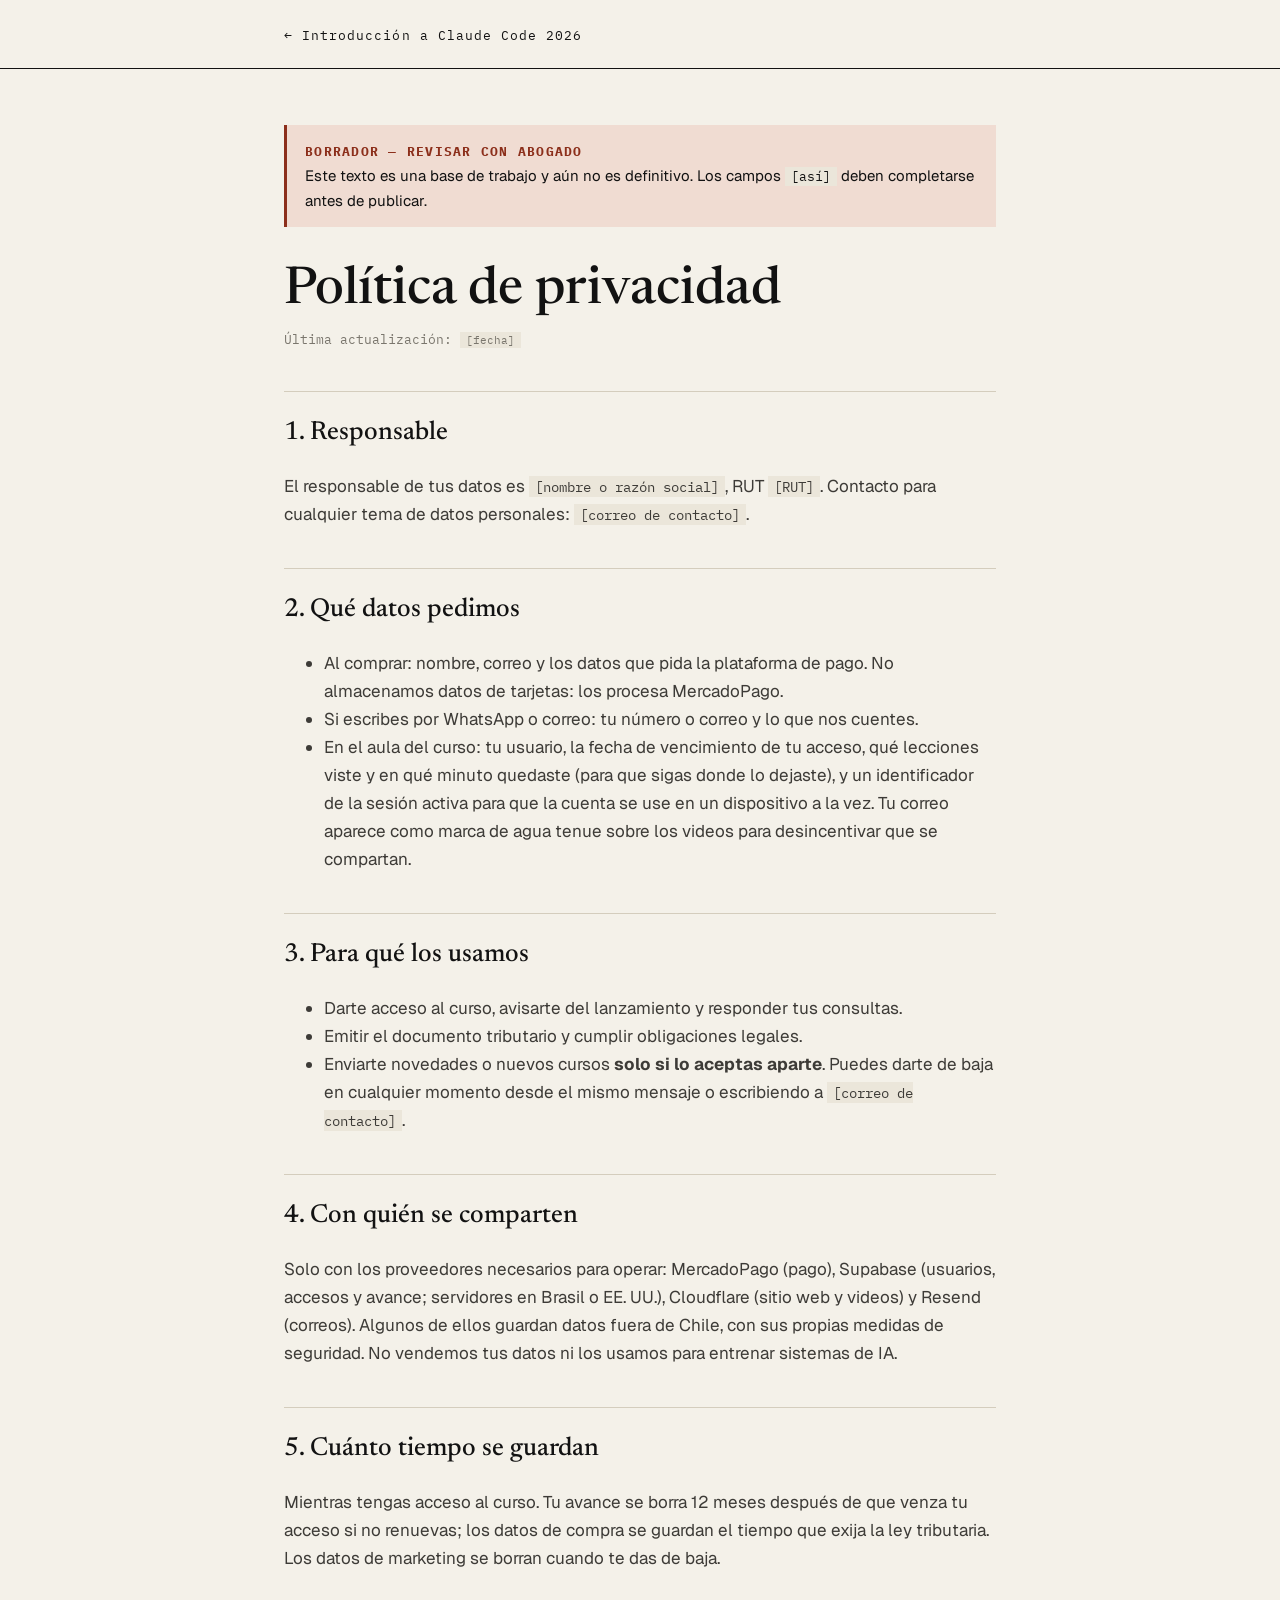
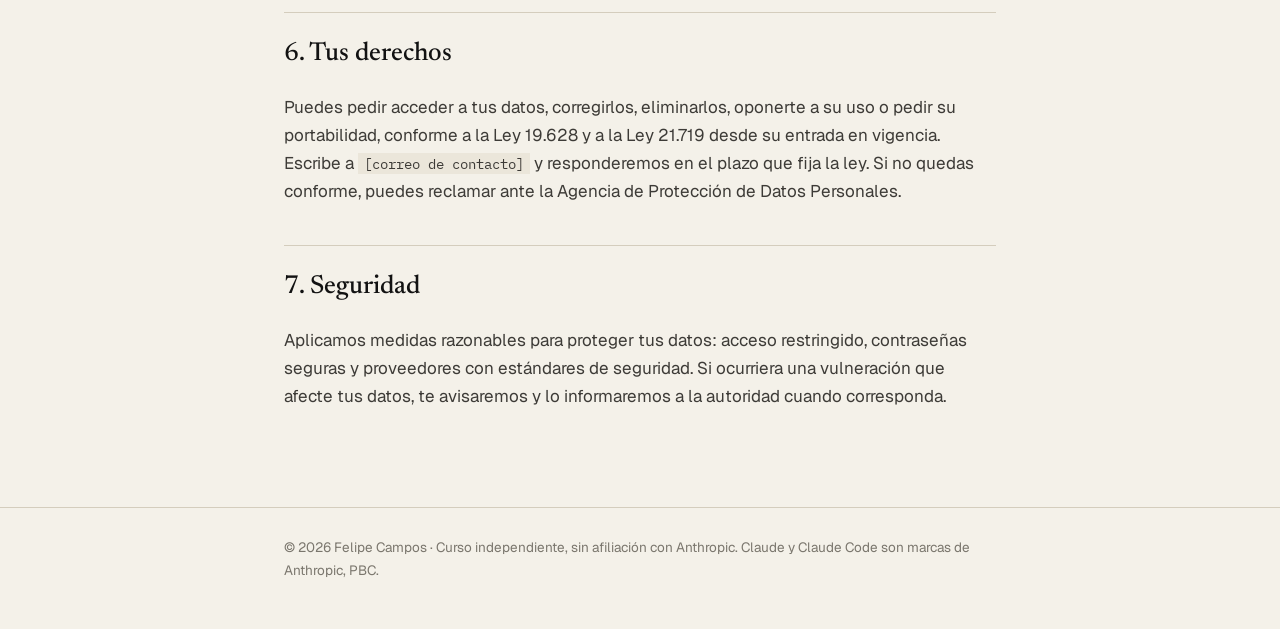
<file: privacidad.html>
<!doctype html>
<html lang="es">
<head>
<meta charset="utf-8">
<meta name="viewport" content="width=device-width, initial-scale=1">
<meta name="robots" content="noindex">
<title>Política de privacidad — Introducción a Claude Code 2026</title>
<link rel="preconnect" href="https://fonts.googleapis.com">
<link rel="preconnect" href="https://fonts.gstatic.com" crossorigin>
<link href="https://fonts.googleapis.com/css2?family=Newsreader:opsz,wght@6..72,500&family=Geist:wght@400;500;600&family=IBM+Plex+Mono:wght@400&display=swap" rel="stylesheet">
<style>
  :root { --papel:#f4f1e9; --papel-2:#ebe6da; --tinta:#121212; --tinta-2:#3d3b37; --gris:#7a766d; --linea:#d4cdbd; --acento:#8c2f1b; --acento-suave:#f0dcd2; }
  * { box-sizing: border-box; }
  body { margin:0; background:var(--papel); color:var(--tinta); font-family:"Geist",system-ui,sans-serif; font-size:17px; line-height:1.65; }
  .contenedor { max-width:760px; margin:0 auto; padding:0 24px; }
  header { border-bottom:1px solid var(--tinta); padding:20px 0; }
  header a { color:var(--tinta); text-decoration:none; font-family:"IBM Plex Mono",monospace; font-size:13px; letter-spacing:.08em; }
  main { padding:56px 0 80px; }
  .borrador { background:var(--acento-suave); border-left:3px solid var(--acento); padding:14px 18px; font-size:15px; margin-bottom:36px; }
  .borrador b { color:var(--acento); font-family:"IBM Plex Mono",monospace; font-size:12.5px; letter-spacing:.1em; }
  h1 { font-family:"Newsreader",Georgia,serif; font-weight:500; font-size:clamp(36px,6vw,52px); line-height:1.08; margin:0 0 10px; }
  .fecha { font-family:"IBM Plex Mono",monospace; font-size:13px; color:var(--gris); margin-bottom:40px; }
  h2 { font-family:"Newsreader",Georgia,serif; font-weight:500; font-size:26px; margin:40px 0 8px; padding-top:20px; border-top:1px solid var(--linea); }
  p, li { color:var(--tinta-2); }
  .completar { background:var(--papel-2); font-family:"IBM Plex Mono",monospace; font-size:.85em; padding:1px 6px; }
  a { color:var(--acento); }
  footer { border-top:1px solid var(--linea); padding:28px 0 48px; font-size:13.5px; color:var(--gris); }
  @media (max-width:680px) { .contenedor { padding:0 16px; } body { font-size:16px; } main { padding:40px 0 64px; } }
</style>
</head>
<body>
<header><div class="contenedor"><a href="index.html">← Introducción a Claude Code 2026</a></div></header>
<main><div class="contenedor">
<div class="borrador"><b>BORRADOR — REVISAR CON ABOGADO</b><br>Este texto es una base de trabajo y aún no es definitivo. Los campos <span class="completar">[así]</span> deben completarse antes de publicar.</div>
<h1>Política de privacidad</h1>
<div class="fecha">Última actualización: <span class="completar">[fecha]</span></div>

<h2>1. Responsable</h2>
<p>El responsable de tus datos es <span class="completar">[nombre o razón social]</span>, RUT <span class="completar">[RUT]</span>. Contacto para cualquier tema de datos personales: <span class="completar">[correo de contacto]</span>.</p>

<h2>2. Qué datos pedimos</h2>
<ul>
  <li>Al comprar: nombre, correo y los datos que pida la plataforma de pago. No almacenamos datos de tarjetas: los procesa MercadoPago.</li>
  <li>Si escribes por WhatsApp o correo: tu número o correo y lo que nos cuentes.</li>
  <li>En el aula del curso: tu usuario, la fecha de vencimiento de tu acceso, qué lecciones viste y en qué minuto quedaste (para que sigas donde lo dejaste), y un identificador de la sesión activa para que la cuenta se use en un dispositivo a la vez. Tu correo aparece como marca de agua tenue sobre los videos para desincentivar que se compartan.</li>
</ul>

<h2>3. Para qué los usamos</h2>
<ul>
  <li>Darte acceso al curso, avisarte del lanzamiento y responder tus consultas.</li>
  <li>Emitir el documento tributario y cumplir obligaciones legales.</li>
  <li>Enviarte novedades o nuevos cursos <strong>solo si lo aceptas aparte</strong>. Puedes darte de baja en cualquier momento desde el mismo mensaje o escribiendo a <span class="completar">[correo de contacto]</span>.</li>
</ul>

<h2>4. Con quién se comparten</h2>
<p>Solo con los proveedores necesarios para operar: MercadoPago (pago), Supabase (usuarios, accesos y avance; servidores en Brasil o EE. UU.), Cloudflare (sitio web y videos) y Resend (correos). Algunos de ellos guardan datos fuera de Chile, con sus propias medidas de seguridad. No vendemos tus datos ni los usamos para entrenar sistemas de IA.</p>

<h2>5. Cuánto tiempo se guardan</h2>
<p>Mientras tengas acceso al curso. Tu avance se borra 12 meses después de que venza tu acceso si no renuevas; los datos de compra se guardan el tiempo que exija la ley tributaria. Los datos de marketing se borran cuando te das de baja.</p>

<h2>6. Tus derechos</h2>
<p>Puedes pedir acceder a tus datos, corregirlos, eliminarlos, oponerte a su uso o pedir su portabilidad, conforme a la Ley 19.628 y a la Ley 21.719 desde su entrada en vigencia. Escribe a <span class="completar">[correo de contacto]</span> y responderemos en el plazo que fija la ley. Si no quedas conforme, puedes reclamar ante la Agencia de Protección de Datos Personales.</p>

<h2>7. Seguridad</h2>
<p>Aplicamos medidas razonables para proteger tus datos: acceso restringido, contraseñas seguras y proveedores con estándares de seguridad. Si ocurriera una vulneración que afecte tus datos, te avisaremos y lo informaremos a la autoridad cuando corresponda.</p>
</div></main>
<footer><div class="contenedor">© 2026 Felipe Campos · Curso independiente, sin afiliación con Anthropic. Claude y Claude Code son marcas de Anthropic, PBC.</div></footer>
</body>
</html>
</file>
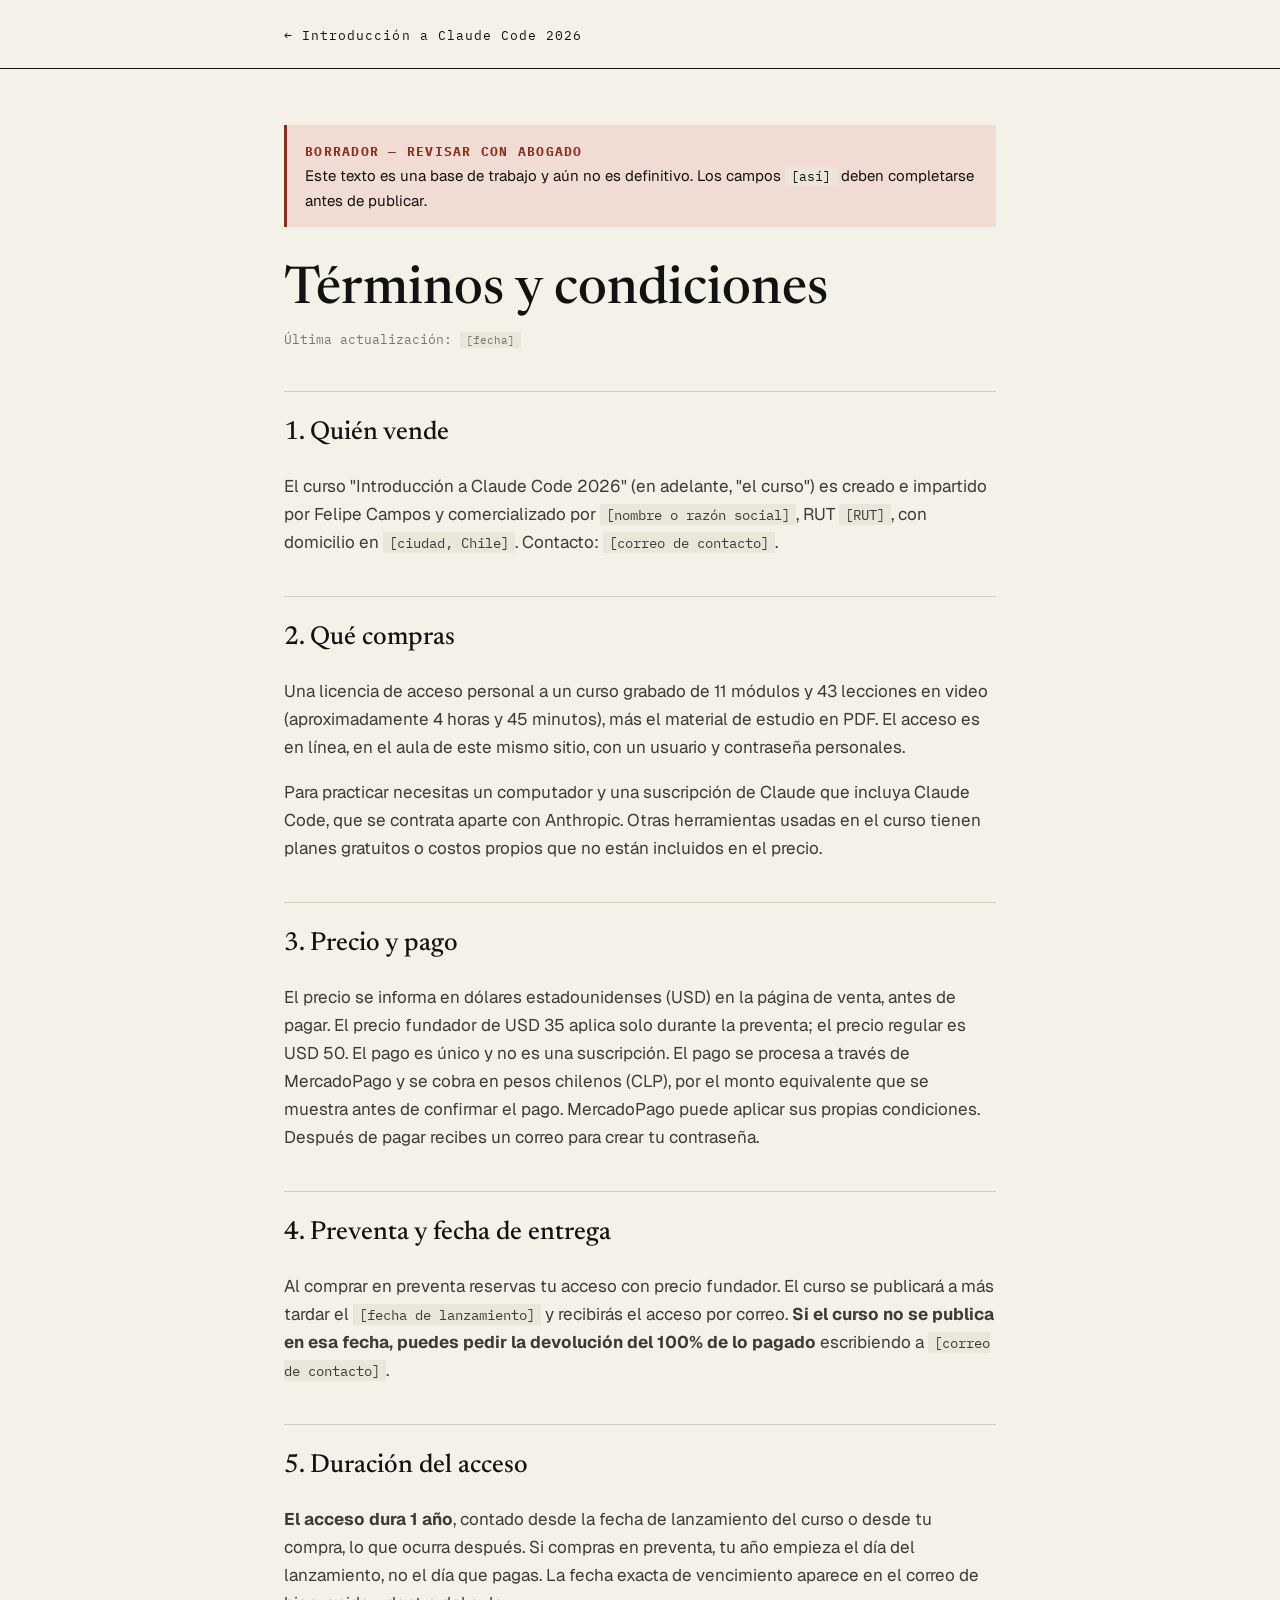
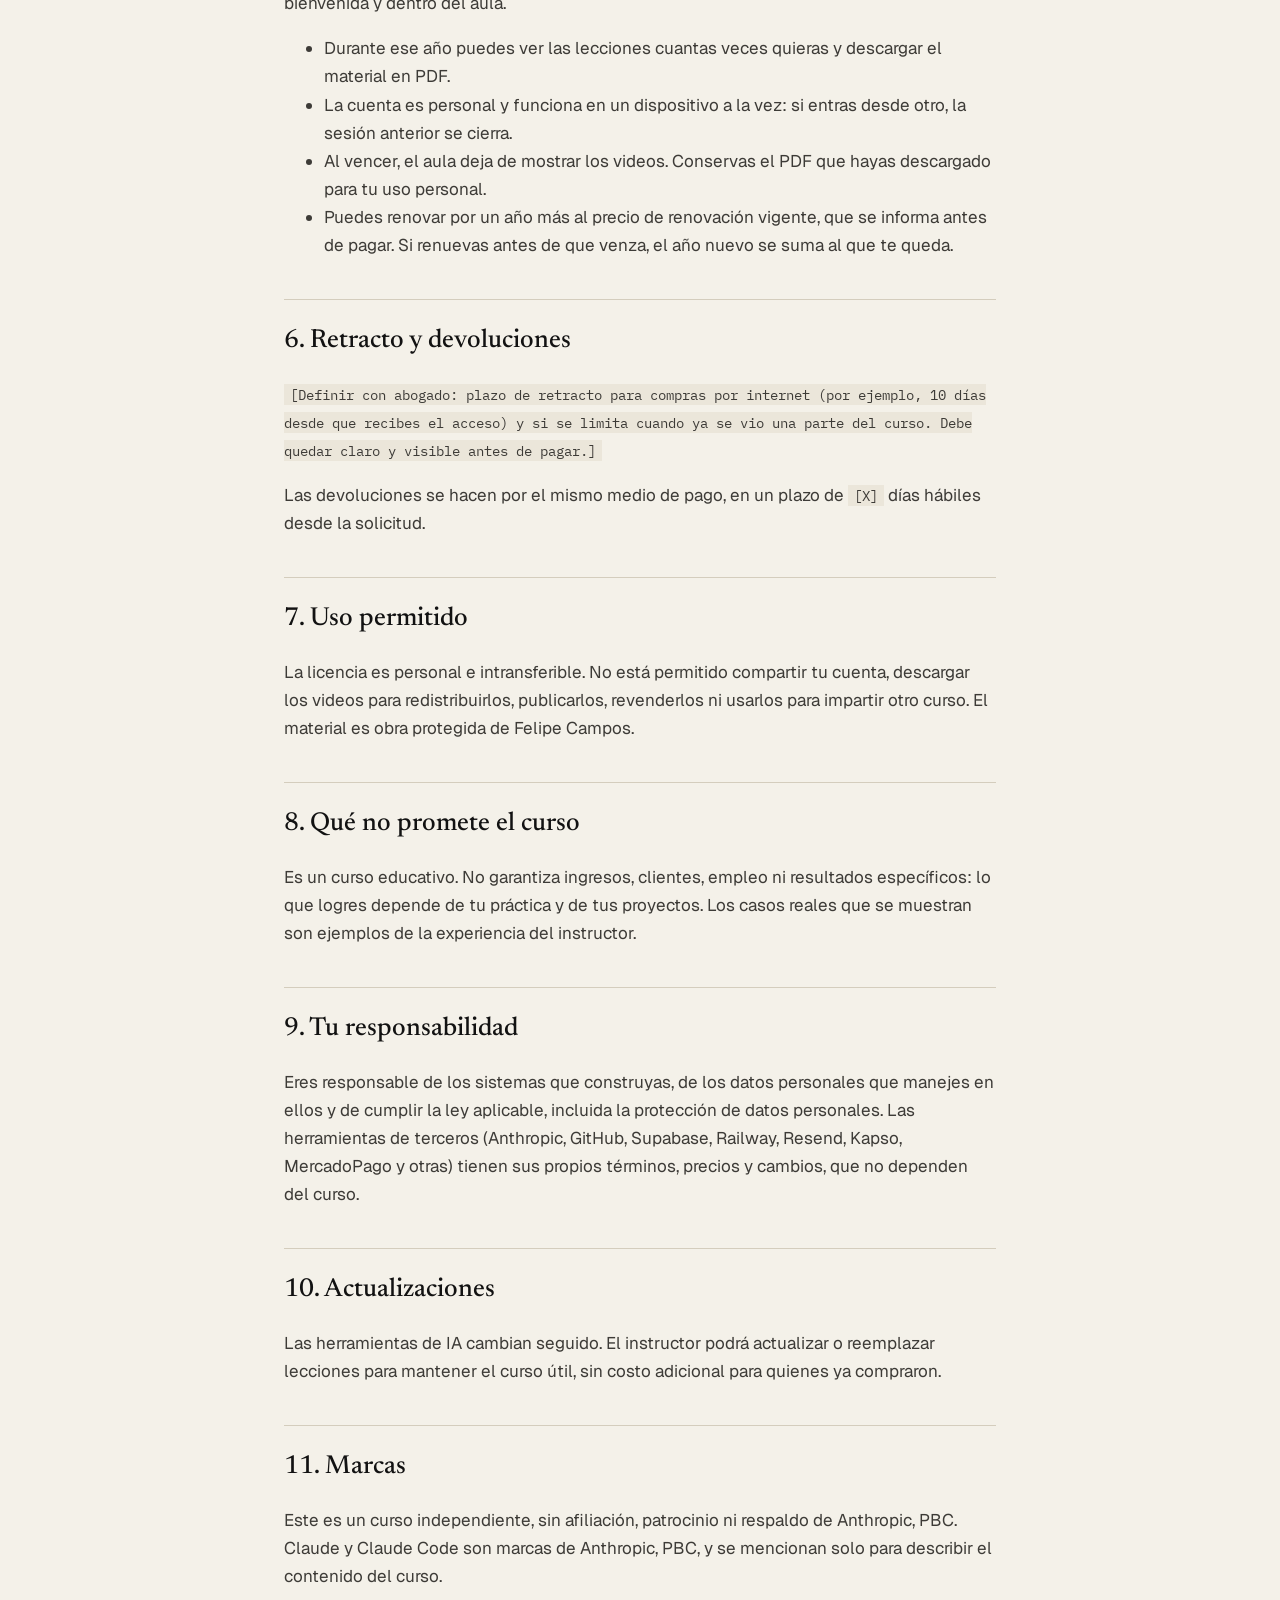
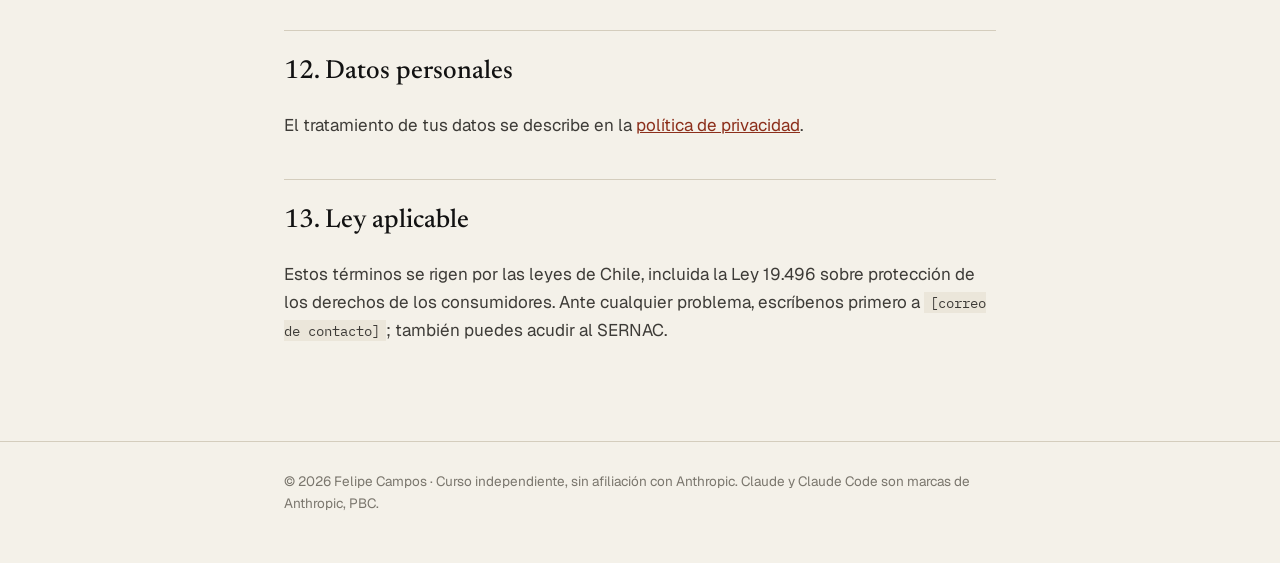
<file: terminos.html>
<!doctype html>
<html lang="es">
<head>
<meta charset="utf-8">
<meta name="viewport" content="width=device-width, initial-scale=1">
<meta name="robots" content="noindex">
<title>Términos y condiciones — Introducción a Claude Code 2026</title>
<link rel="preconnect" href="https://fonts.googleapis.com">
<link rel="preconnect" href="https://fonts.gstatic.com" crossorigin>
<link href="https://fonts.googleapis.com/css2?family=Newsreader:opsz,wght@6..72,500&family=Geist:wght@400;500;600&family=IBM+Plex+Mono:wght@400&display=swap" rel="stylesheet">
<style>
  :root { --papel:#f4f1e9; --papel-2:#ebe6da; --tinta:#121212; --tinta-2:#3d3b37; --gris:#7a766d; --linea:#d4cdbd; --acento:#8c2f1b; --acento-suave:#f0dcd2; }
  * { box-sizing: border-box; }
  body { margin:0; background:var(--papel); color:var(--tinta); font-family:"Geist",system-ui,sans-serif; font-size:17px; line-height:1.65; }
  .contenedor { max-width:760px; margin:0 auto; padding:0 24px; }
  header { border-bottom:1px solid var(--tinta); padding:20px 0; }
  header a { color:var(--tinta); text-decoration:none; font-family:"IBM Plex Mono",monospace; font-size:13px; letter-spacing:.08em; }
  main { padding:56px 0 80px; }
  .borrador { background:var(--acento-suave); border-left:3px solid var(--acento); padding:14px 18px; font-size:15px; margin-bottom:36px; }
  .borrador b { color:var(--acento); font-family:"IBM Plex Mono",monospace; font-size:12.5px; letter-spacing:.1em; }
  h1 { font-family:"Newsreader",Georgia,serif; font-weight:500; font-size:clamp(36px,6vw,52px); line-height:1.08; margin:0 0 10px; }
  .fecha { font-family:"IBM Plex Mono",monospace; font-size:13px; color:var(--gris); margin-bottom:40px; }
  h2 { font-family:"Newsreader",Georgia,serif; font-weight:500; font-size:26px; margin:40px 0 8px; padding-top:20px; border-top:1px solid var(--linea); }
  p, li { color:var(--tinta-2); }
  .completar { background:var(--papel-2); font-family:"IBM Plex Mono",monospace; font-size:.85em; padding:1px 6px; }
  a { color:var(--acento); }
  footer { border-top:1px solid var(--linea); padding:28px 0 48px; font-size:13.5px; color:var(--gris); }
  @media (max-width:680px) { .contenedor { padding:0 16px; } body { font-size:16px; } main { padding:40px 0 64px; } }
</style>
</head>
<body>
<header><div class="contenedor"><a href="index.html">← Introducción a Claude Code 2026</a></div></header>
<main><div class="contenedor">
<div class="borrador"><b>BORRADOR — REVISAR CON ABOGADO</b><br>Este texto es una base de trabajo y aún no es definitivo. Los campos <span class="completar">[así]</span> deben completarse antes de publicar.</div>
<h1>Términos y condiciones</h1>
<div class="fecha">Última actualización: <span class="completar">[fecha]</span></div>

<h2>1. Quién vende</h2>
<p>El curso "Introducción a Claude Code 2026" (en adelante, "el curso") es creado e impartido por Felipe Campos y comercializado por <span class="completar">[nombre o razón social]</span>, RUT <span class="completar">[RUT]</span>, con domicilio en <span class="completar">[ciudad, Chile]</span>. Contacto: <span class="completar">[correo de contacto]</span>.</p>

<h2>2. Qué compras</h2>
<p>Una licencia de acceso personal a un curso grabado de 11 módulos y 43 lecciones en video (aproximadamente 4 horas y 45 minutos), más el material de estudio en PDF. El acceso es en línea, en el aula de este mismo sitio, con un usuario y contraseña personales.</p>
<p>Para practicar necesitas un computador y una suscripción de Claude que incluya Claude Code, que se contrata aparte con Anthropic. Otras herramientas usadas en el curso tienen planes gratuitos o costos propios que no están incluidos en el precio.</p>

<h2>3. Precio y pago</h2>
<p>El precio se informa en dólares estadounidenses (USD) en la página de venta, antes de pagar. El precio fundador de USD 35 aplica solo durante la preventa; el precio regular es USD 50. El pago es único y no es una suscripción. El pago se procesa a través de MercadoPago y se cobra en pesos chilenos (CLP), por el monto equivalente que se muestra antes de confirmar el pago. MercadoPago puede aplicar sus propias condiciones. Después de pagar recibes un correo para crear tu contraseña.</p>

<h2>4. Preventa y fecha de entrega</h2>
<p>Al comprar en preventa reservas tu acceso con precio fundador. El curso se publicará a más tardar el <span class="completar">[fecha de lanzamiento]</span> y recibirás el acceso por correo. <strong>Si el curso no se publica en esa fecha, puedes pedir la devolución del 100% de lo pagado</strong> escribiendo a <span class="completar">[correo de contacto]</span>.</p>

<h2>5. Duración del acceso</h2>
<p><strong>El acceso dura 1 año</strong>, contado desde la fecha de lanzamiento del curso o desde tu compra, lo que ocurra después. Si compras en preventa, tu año empieza el día del lanzamiento, no el día que pagas. La fecha exacta de vencimiento aparece en el correo de bienvenida y dentro del aula.</p>
<ul>
  <li>Durante ese año puedes ver las lecciones cuantas veces quieras y descargar el material en PDF.</li>
  <li>La cuenta es personal y funciona en un dispositivo a la vez: si entras desde otro, la sesión anterior se cierra.</li>
  <li>Al vencer, el aula deja de mostrar los videos. Conservas el PDF que hayas descargado para tu uso personal.</li>
  <li>Puedes renovar por un año más al precio de renovación vigente, que se informa antes de pagar. Si renuevas antes de que venza, el año nuevo se suma al que te queda.</li>
</ul>

<h2>6. Retracto y devoluciones</h2>
<p><span class="completar">[Definir con abogado: plazo de retracto para compras por internet (por ejemplo, 10 días desde que recibes el acceso) y si se limita cuando ya se vio una parte del curso. Debe quedar claro y visible antes de pagar.]</span></p>
<p>Las devoluciones se hacen por el mismo medio de pago, en un plazo de <span class="completar">[X]</span> días hábiles desde la solicitud.</p>

<h2>7. Uso permitido</h2>
<p>La licencia es personal e intransferible. No está permitido compartir tu cuenta, descargar los videos para redistribuirlos, publicarlos, revenderlos ni usarlos para impartir otro curso. El material es obra protegida de Felipe Campos.</p>

<h2>8. Qué no promete el curso</h2>
<p>Es un curso educativo. No garantiza ingresos, clientes, empleo ni resultados específicos: lo que logres depende de tu práctica y de tus proyectos. Los casos reales que se muestran son ejemplos de la experiencia del instructor.</p>

<h2>9. Tu responsabilidad</h2>
<p>Eres responsable de los sistemas que construyas, de los datos personales que manejes en ellos y de cumplir la ley aplicable, incluida la protección de datos personales. Las herramientas de terceros (Anthropic, GitHub, Supabase, Railway, Resend, Kapso, MercadoPago y otras) tienen sus propios términos, precios y cambios, que no dependen del curso.</p>

<h2>10. Actualizaciones</h2>
<p>Las herramientas de IA cambian seguido. El instructor podrá actualizar o reemplazar lecciones para mantener el curso útil, sin costo adicional para quienes ya compraron.</p>

<h2>11. Marcas</h2>
<p>Este es un curso independiente, sin afiliación, patrocinio ni respaldo de Anthropic, PBC. Claude y Claude Code son marcas de Anthropic, PBC, y se mencionan solo para describir el contenido del curso.</p>

<h2>12. Datos personales</h2>
<p>El tratamiento de tus datos se describe en la <a href="privacidad.html">política de privacidad</a>.</p>

<h2>13. Ley aplicable</h2>
<p>Estos términos se rigen por las leyes de Chile, incluida la Ley 19.496 sobre protección de los derechos de los consumidores. Ante cualquier problema, escríbenos primero a <span class="completar">[correo de contacto]</span>; también puedes acudir al SERNAC.</p>
</div></main>
<footer><div class="contenedor">© 2026 Felipe Campos · Curso independiente, sin afiliación con Anthropic. Claude y Claude Code son marcas de Anthropic, PBC.</div></footer>
</body>
</html>
</file>
